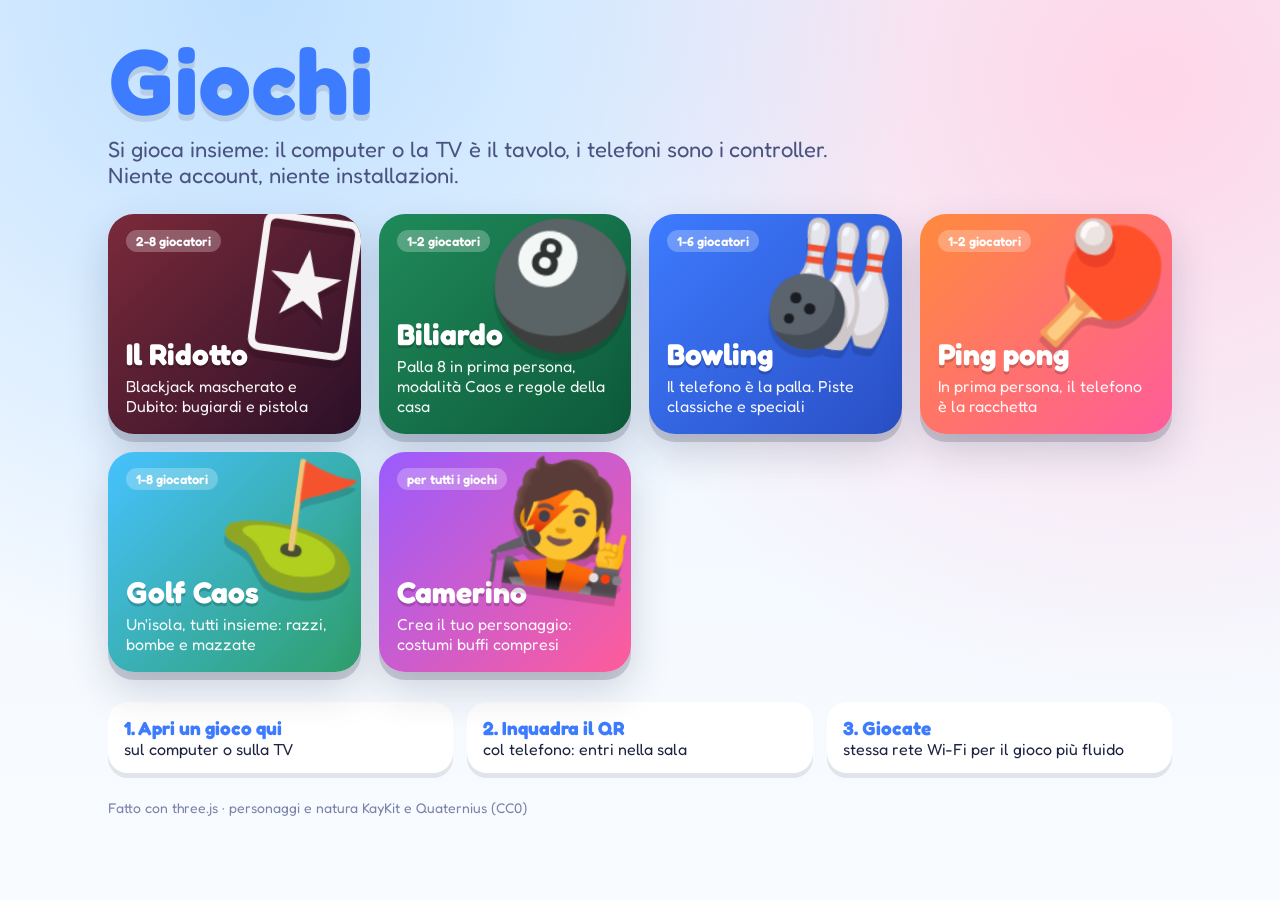
<file: index.html>
<!doctype html>
<html lang="it">
<head>
<meta charset="utf-8">
<meta name="viewport" content="width=device-width,initial-scale=1,viewport-fit=cover">
<meta name="theme-color" content="#3d7bff">
<title>Giochi</title>
<link rel="icon" href="favicon.svg" type="image/svg+xml">
<link rel="stylesheet" href="fonts.css">
<style>
:root{--blue:#3d7bff;--yel:#ffcf3a;--pink:#ff5c9a;--ink:#1d2340}
*{box-sizing:border-box}
html,body{margin:0;min-height:100%;font-family:"Fredoka",system-ui,sans-serif;color:var(--ink);background:radial-gradient(circle at 20% 0%,#bfe0ff,transparent 50%),radial-gradient(circle at 90% 10%,#ffd6e8,transparent 45%),linear-gradient(#eef6ff,#f8fbff)}
.wrap{max-width:1100px;margin:0 auto;padding:max(24px,env(safe-area-inset-top)) 18px 40px}
h1{font-size:clamp(48px,9vw,92px);margin:10px 0 0;line-height:1;color:var(--blue);letter-spacing:1px;text-shadow:0 6px 0 rgba(29,35,64,.12)}
.sub{font-size:clamp(17px,2.4vw,22px);color:#4a5280;margin:10px 0 26px;max-width:720px}
.grid{display:grid;grid-template-columns:repeat(auto-fill,minmax(250px,1fr));gap:18px}
.card{position:relative;display:flex;flex-direction:column;justify-content:flex-end;min-height:220px;padding:18px;border-radius:26px;color:#fff;text-decoration:none;overflow:hidden;box-shadow:0 8px 0 rgba(29,35,64,.18),0 18px 40px rgba(29,35,64,.18);transition:transform .15s}
.card:hover{transform:translateY(-4px) rotate(-.5deg)}
.card .em{position:absolute;right:-6px;top:-10px;font-size:120px;filter:drop-shadow(0 8px 0 rgba(0,0,0,.15));transform:rotate(8deg)}
.card b{font-size:30px;line-height:1.05;text-shadow:0 3px 0 rgba(0,0,0,.18)}
.card span{font-size:16px;opacity:.95;margin-top:6px}
.card i{font-style:normal;position:absolute;left:18px;top:16px;background:rgba(255,255,255,.25);border-radius:999px;padding:3px 10px;font-size:13px;font-weight:600}
.c1{background:linear-gradient(135deg,#7b2a3a,#2b1028)}
.c2{background:linear-gradient(135deg,#1f8a5a,#0d5a3a)}
.c3{background:linear-gradient(135deg,#3d7bff,#2a4fc4)}
.c4{background:linear-gradient(135deg,#ff8a3d,#ff5c9a)}
.c5{background:linear-gradient(135deg,#46c2ff,#2e9e6a)}
.c6{background:linear-gradient(135deg,#9a5cff,#ff5c9a)}
.how{margin-top:30px;display:grid;grid-template-columns:repeat(auto-fit,minmax(220px,1fr));gap:14px}
.how div{background:#fff;border-radius:20px;padding:14px 16px;box-shadow:0 5px 0 rgba(29,35,64,.1)}
.how b{display:block;font-size:19px;color:var(--blue)}
footer{margin-top:26px;color:#7a82a8;font-size:14px}
</style>
</head>
<body>
<div class="wrap">
  <h1>Giochi</h1>
  <p class="sub">Si gioca insieme: il computer o la TV è il tavolo, i telefoni sono i controller. Niente account, niente installazioni.</p>
  <div class="grid">
    <a class="card c1" href="ridotto.html"><i>2-8 giocatori</i><span class="em">🃏</span><b>Il Ridotto</b><span>Blackjack mascherato e Dubito: bugiardi e pistola</span></a>
    <a class="card c2" href="biliardo.html"><i>1-2 giocatori</i><span class="em">🎱</span><b>Biliardo</b><span>Palla 8 in prima persona, modalità Caos e regole della casa</span></a>
    <a class="card c3" href="bowling.html"><i>1-6 giocatori</i><span class="em">🎳</span><b>Bowling</b><span>Il telefono è la palla. Piste classiche e speciali</span></a>
    <a class="card c4" href="pingpong.html"><i>1-2 giocatori</i><span class="em">🏓</span><b>Ping pong</b><span>In prima persona, il telefono è la racchetta</span></a>
    <a class="card c5" href="golf.html"><i>1-8 giocatori</i><span class="em">⛳</span><b>Golf Caos</b><span>Un'isola, tutti insieme: razzi, bombe e mazzate</span></a>
    <a class="card c6" href="avatar.html"><i>per tutti i giochi</i><span class="em">🧑‍🎤</span><b>Camerino</b><span>Crea il tuo personaggio: costumi buffi compresi</span></a>
  </div>
  <div class="how">
    <div><b>1. Apri un gioco qui</b>sul computer o sulla TV</div>
    <div><b>2. Inquadra il QR</b>col telefono: entri nella sala</div>
    <div><b>3. Giocate</b>stessa rete Wi-Fi per il gioco più fluido</div>
  </div>
  <footer>Fatto con three.js · personaggi e natura KayKit e Quaternius (CC0)</footer>
</div>
</body>
</html>
</file>
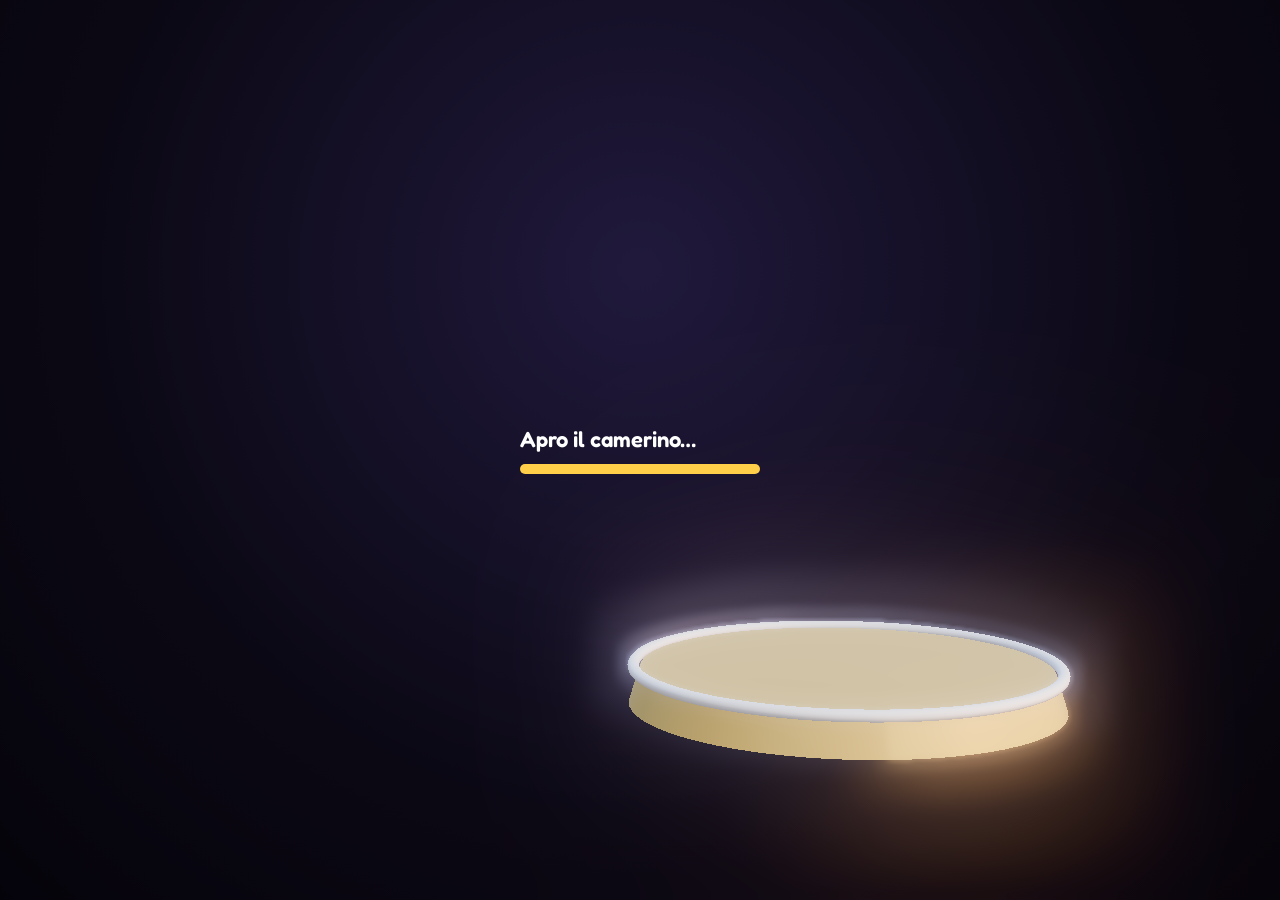
<file: avatar.html>
<!doctype html>
<html lang="it">
<head>
<meta charset="utf-8">
<meta name="viewport" content="width=device-width,initial-scale=1,maximum-scale=1,user-scalable=no,viewport-fit=cover">
<meta name="theme-color" content="#1b1430">
<title>Camerino · il tuo personaggio</title>
<link rel="icon" href="favicon.svg" type="image/svg+xml">
<link rel="stylesheet" href="fonts.css">
<style>
:root{--ink:#fff;--pri:#ffcf4a;--acc:#7b5cff;--bg1:#2a1f4f;--bg2:#120c24}
*{box-sizing:border-box;-webkit-tap-highlight-color:transparent}
html,body{margin:0;height:100%;overflow:hidden;background:radial-gradient(ellipse at 50% 30%,#4a3a8a,#1b1430 60%,#0c0818);color:var(--ink);font-family:"Fredoka",system-ui,sans-serif;touch-action:none;user-select:none;-webkit-user-select:none}
canvas#gl{position:fixed;inset:0;width:100%;height:100%}
button{font:inherit;color:inherit;cursor:pointer;border:none}
.hide{display:none!important}
#top{position:fixed;top:max(12px,env(safe-area-inset-top));left:50%;transform:translateX(-50%);display:flex;gap:10px;align-items:center}
#top h1{margin:0;font-size:26px;font-weight:700;letter-spacing:.5px;text-shadow:0 3px 0 rgba(0,0,0,.25)}
#name{font:inherit;font-size:20px;font-weight:600;color:#2a1f4f;background:#fff;border:none;border-radius:999px;padding:8px 16px;width:200px;text-align:center;box-shadow:0 4px 0 rgba(0,0,0,.25)}
#panel{position:fixed;left:max(14px,env(safe-area-inset-left));top:50%;transform:translateY(-50%);width:min(340px,44vw);background:rgba(255,255,255,.1);backdrop-filter:blur(10px);-webkit-backdrop-filter:blur(10px);border:1px solid rgba(255,255,255,.18);border-radius:22px;padding:12px}
#tabs{display:flex;flex-wrap:wrap;gap:6px;margin-bottom:10px}
.tab{padding:6px 12px;border-radius:999px;background:rgba(255,255,255,.12);font-weight:500;font-size:15px}
.tab.sel{background:var(--pri);color:#2a1f4f;font-weight:700}
#opts{display:grid;grid-template-columns:repeat(auto-fill,minmax(96px,1fr));gap:8px;max-height:50vh;overflow:auto;padding:2px}
.opt{padding:10px 8px;border-radius:14px;background:rgba(255,255,255,.14);font-size:15px;font-weight:500;min-height:46px;box-shadow:0 3px 0 rgba(0,0,0,.2);transition:transform .1s}
.opt:active{transform:translateY(2px)}
.opt.sel{background:#fff;color:#2a1f4f;font-weight:700;box-shadow:0 3px 0 var(--pri),0 0 0 3px var(--pri)}
.sw{height:46px;border-radius:14px}
#anims{position:fixed;bottom:max(14px,env(safe-area-inset-bottom));left:50%;transform:translateX(-50%);display:flex;gap:8px;flex-wrap:wrap;justify-content:center}
.an{padding:9px 16px;border-radius:999px;background:rgba(255,255,255,.14);font-weight:600;box-shadow:0 3px 0 rgba(0,0,0,.25)}
#right{position:fixed;right:max(14px,env(safe-area-inset-right));top:50%;transform:translateY(-50%);display:flex;flex-direction:column;gap:10px}
.big{padding:14px 22px;border-radius:18px;font-size:20px;font-weight:700;box-shadow:0 5px 0 rgba(0,0,0,.3)}
.big.y{background:var(--pri);color:#2a1f4f}.big.v{background:var(--acc)}
.big:active{transform:translateY(3px);box-shadow:0 2px 0 rgba(0,0,0,.3)}
#load{position:fixed;inset:0;display:grid;place-items:center;font-size:22px;font-weight:600}
#load i{display:block;width:240px;height:10px;border-radius:5px;background:rgba(255,255,255,.15);margin-top:12px;overflow:hidden}
#load b{display:block;height:100%;width:0;background:var(--pri);transition:width .2s}
#toast{position:fixed;left:50%;top:80px;transform:translateX(-50%);background:#fff;color:#2a1f4f;font-weight:700;padding:8px 18px;border-radius:999px;opacity:0;transition:opacity .3s}
#toast.show{opacity:1}
@media (max-width:700px){#panel{left:8px;right:8px;width:auto;top:auto;bottom:max(70px,calc(env(safe-area-inset-bottom) + 64px));transform:none}#opts{max-height:24vh;grid-template-columns:repeat(auto-fill,minmax(84px,1fr))}#right{top:max(64px,calc(env(safe-area-inset-top) + 58px));transform:none;flex-direction:row;right:8px}.big{padding:8px 14px;font-size:16px}#top h1{display:none}#anims{gap:5px;top:max(112px,calc(env(safe-area-inset-top) + 106px));bottom:auto;left:8px;right:8px;transform:none;flex-wrap:nowrap;overflow-x:auto;justify-content:flex-start}.an{padding:6px 10px;font-size:14px;white-space:nowrap;flex:none}#panel{bottom:max(10px,env(safe-area-inset-bottom))}#opts{max-height:22vh}}
</style>
</head>
<body>
<canvas id="gl"></canvas>
<div id="load"><div>Apro il camerino…<i><b id="bar"></b></i></div></div>
<div id="ui" class="hide">
  <div id="top"><h1>Il tuo personaggio</h1><input id="name" maxlength="14" placeholder="Nome"></div>
  <div id="panel"><div id="tabs"></div><div id="opts"></div></div>
  <div id="right"><button class="big v" id="rnd">🎲 A caso</button><button class="big y" id="save">✓ Salva</button><a class="big v" id="back" href="./" style="text-decoration:none;text-align:center">← Giochi</a></div>
  <div id="anims"></div>
</div>
<div id="toast"></div>
<script type="importmap">{"imports":{"three":"./vendor/three.module.js","three/addons/":"./vendor/jsm/"}}</script>
<script type="module" src="avatar/camerino.js?v=202611240213"></script>
</body>
</html>
</file>
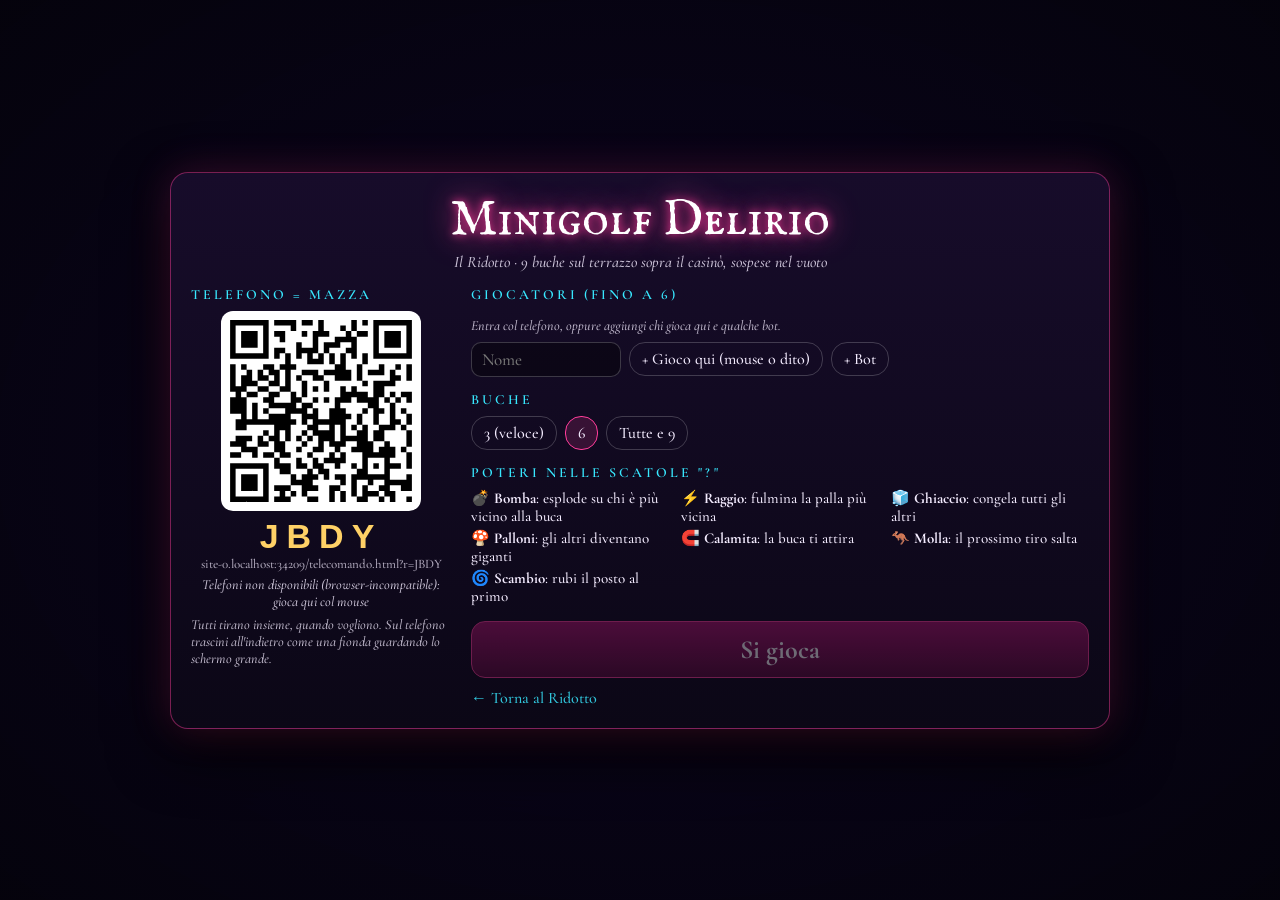
<file: minigolf.html>
<!doctype html>
<html lang="it">
<head>
<meta charset="utf-8">
<meta name="viewport" content="width=device-width,initial-scale=1,maximum-scale=1,user-scalable=no,viewport-fit=cover">
<meta name="theme-color" content="#0b0618">
<title>Minigolf Delirio · Il Ridotto</title>
<link rel="icon" href="favicon.svg" type="image/svg+xml">
<link rel="stylesheet" href="fonts.css">
<style>
:root{--neon:#ff3d9a;--cyan:#38e8ff;--ink:#f4ecff;--bg:#0b0618;--gold:#ffd166}
*{box-sizing:border-box;-webkit-tap-highlight-color:transparent}
html,body{margin:0;height:100%;background:var(--bg);color:var(--ink);font-family:"Cormorant Garamond",Georgia,serif;overflow:hidden;touch-action:none;user-select:none;-webkit-user-select:none}
canvas#gl{position:fixed;inset:0;width:100%;height:100%}
button{font:inherit;color:inherit;cursor:pointer}
.hide{display:none!important}
#hud{position:fixed;inset:0;pointer-events:none}
#title{position:absolute;top:max(10px,env(safe-area-inset-top));left:50%;transform:translateX(-50%);text-align:center;padding:5px 18px;border-radius:18px;background:rgba(12,6,24,.7);border:1px solid rgba(255,61,154,.4)}
#title b{display:block;font-size:21px}#title span{font-size:14px;opacity:.8;font-style:italic}
#timer{position:absolute;top:max(70px,calc(env(safe-area-inset-top) + 64px));left:50%;transform:translateX(-50%);font:700 22px Arial,sans-serif;color:var(--gold)}
#side{position:absolute;left:max(10px,env(safe-area-inset-left));top:max(10px,env(safe-area-inset-top));display:flex;flex-direction:column;gap:4px}
.sp{padding:3px 10px;border-radius:12px;background:rgba(12,6,24,.7);border-left:4px solid;font-size:16px}
.sp span{opacity:.8;font-style:italic}.sp em{font-style:normal}
#scores{position:absolute;right:max(10px,env(safe-area-inset-right));bottom:max(10px,env(safe-area-inset-bottom));background:rgba(12,6,24,.8);border:1px solid rgba(56,232,255,.3);border-radius:12px;padding:6px 8px;font:12px Arial,sans-serif;transition:.3s;transform-origin:bottom right}
#scores.full{transform:scale(1.6)}
#scores td,#scores th{padding:1px 5px;text-align:center}#scores th.cur{color:var(--gold)}#scores .nm{text-align:left;font-weight:700}#scores .tot{color:var(--gold);font-weight:700}#scores .par td{opacity:.6}
#big{position:absolute;left:50%;top:40%;transform:translate(-50%,-50%) scale(.6);text-align:center;font-family:"IM Fell English SC",serif;font-size:min(13vw,96px);opacity:0;transition:opacity .25s,transform .35s cubic-bezier(.2,1.6,.4,1);text-shadow:0 0 12px var(--neon),0 0 34px var(--neon);white-space:nowrap;line-height:1}
#big small{display:block;font-size:.45em;color:var(--gold);text-shadow:0 2px 10px #000}
#big.show{opacity:1;transform:translate(-50%,-50%) scale(1)}
#toasts{position:absolute;left:50%;bottom:max(14px,env(safe-area-inset-bottom));transform:translateX(-50%);display:flex;flex-direction:column-reverse;gap:6px;align-items:center}
.toast{padding:5px 14px;border-radius:14px;background:rgba(12,6,24,.85);border:1px solid;font-size:17px;animation:tin .25s}
@keyframes tin{from{opacity:0;transform:translateY(10px)}}
#useBtn{position:absolute;left:50%;bottom:max(70px,calc(env(safe-area-inset-bottom) + 64px));transform:translateX(-50%);pointer-events:auto;padding:10px 22px;border-radius:22px;border:1px solid var(--gold);background:rgba(60,30,8,.9);font-size:20px}
#menuBtn{position:absolute;top:max(10px,env(safe-area-inset-top));right:max(10px,env(safe-area-inset-right));pointer-events:auto;width:40px;height:40px;border-radius:50%;border:1px solid rgba(255,255,255,.3);background:rgba(12,6,24,.7)}
#help{position:absolute;right:max(60px,calc(env(safe-area-inset-right) + 56px));top:max(14px,env(safe-area-inset-top));font-size:14px;opacity:.75;font-style:italic;max-width:38vw;text-align:right}
.ov{position:fixed;inset:0;display:flex;align-items:center;justify-content:center;background:radial-gradient(ellipse at center,rgba(20,8,40,.55),rgba(5,3,12,.92));overflow:auto;padding:14px}
.card{width:min(940px,97vw);max-height:95vh;overflow:auto;background:linear-gradient(#170c2a,#0b0716);border:1px solid rgba(255,61,154,.45);border-radius:18px;padding:16px 20px 20px;box-shadow:0 0 40px rgba(255,61,154,.2),0 20px 60px #000}
.card h1{margin:0;text-align:center;font-family:"IM Fell English SC",serif;font-weight:400;font-size:50px;color:#fff;text-shadow:0 0 10px var(--neon),0 0 30px var(--neon)}
.card .tag{text-align:center;font-style:italic;opacity:.8}
.card h2{margin:14px 0 8px;font-size:14px;letter-spacing:3px;text-transform:uppercase;color:var(--cyan);font-weight:600}
.grid{display:grid;grid-template-columns:260px 1fr;gap:20px}
@media (max-width:700px){.grid{grid-template-columns:1fr}.card h1{font-size:36px}#help{display:none}}
.qr{background:#fff;border-radius:12px;padding:8px;width:200px;height:200px;margin:0 auto}.qr svg{width:100%;height:100%}
.code{text-align:center;font:700 34px Arial,sans-serif;letter-spacing:8px;margin-top:6px;color:var(--gold)}
.url{text-align:center;font-size:13px;opacity:.7;word-break:break-all}
.net{text-align:center;font-size:14px;opacity:.8;font-style:italic;margin-top:4px}
.plist{display:flex;flex-direction:column;gap:6px}
.pp{display:flex;align-items:center;gap:10px;padding:6px 10px;border-radius:12px;background:rgba(255,255,255,.04);border:1px solid rgba(255,255,255,.1)}
.pp .dot{width:22px;height:22px;border-radius:50%}.pp b{font-size:19px;flex:1}.pp small{opacity:.7;font-style:italic}.pp button{border:none;background:none;font-size:18px;opacity:.6}
.row{display:flex;gap:8px;flex-wrap:wrap;align-items:center}
.chip{padding:6px 12px;border-radius:16px;border:1px solid rgba(255,255,255,.2);background:none;font-size:16px}
.chip.sel{border-color:var(--neon);background:rgba(255,61,154,.16)}
.go{display:block;width:100%;margin-top:16px;padding:12px;border-radius:14px;border:1px solid var(--neon);background:linear-gradient(#a8146a,#5a0a3a);font-size:26px;font-weight:700;color:#fff}
.go:disabled{opacity:.4}
.note{font-size:14px;opacity:.75;font-style:italic;margin:6px 0 0}
.pw{display:grid;grid-template-columns:repeat(auto-fill,minmax(190px,1fr));gap:4px 12px;font-size:15px}
a.back{color:var(--cyan);opacity:.85;text-decoration:none;display:inline-block;margin-top:10px}
input.nmi{font:inherit;font-size:17px;color:var(--ink);background:rgba(0,0,0,.35);border:1px solid rgba(255,255,255,.2);border-radius:10px;padding:6px 10px;width:150px}
.final{font-size:21px;text-align:center}.final .w{font-size:34px;color:var(--gold)}
</style>
</head>
<body>
<canvas id="gl"></canvas>
<div id="hud" class="hide">
  <div id="title"><b id="holeName">-</b><span id="holePar"></span></div>
  <div id="timer" class="hide"></div>
  <div id="side"></div>
  <div id="help">Trascina all'indietro come una fionda e lascia. Spazio o E per usare il potere.</div>
  <div id="scores"></div>
  <div id="big"></div>
  <div id="toasts"></div>
  <button id="useBtn" class="hide">Usa</button>
  <button id="menuBtn">☰</button>
</div>

<div class="ov" id="lobby">
  <div class="card">
    <h1>Minigolf Delirio</h1>
    <div class="tag">Il Ridotto · 9 buche sul terrazzo sopra il casinò, sospese nel vuoto</div>
    <div class="grid">
      <div>
        <h2>Telefono = mazza</h2>
        <div class="qr" id="qr"></div>
        <div class="code" id="code"></div>
        <div class="url" id="url"></div>
        <div class="net" id="net">Apro la sala…</div>
        <p class="note">Tutti tirano insieme, quando vogliono. Sul telefono trascini all'indietro come una fionda guardando lo schermo grande.</p>
      </div>
      <div>
        <h2>Giocatori (fino a 6)</h2>
        <div class="plist" id="plist"></div>
        <div class="row" style="margin-top:8px">
          <input class="nmi" id="localName" maxlength="14" placeholder="Nome">
          <button class="chip" id="addLocal">+ Gioco qui (mouse o dito)</button>
          <button class="chip" id="addBot">+ Bot</button>
        </div>
        <h2>Buche</h2>
        <div class="row" id="nh"><button class="chip" data-n="3">3 (veloce)</button><button class="chip sel" data-n="6">6</button><button class="chip" data-n="9">Tutte e 9</button></div>
        <h2>Poteri nelle scatole "?"</h2>
        <div class="pw">
          <div>💣 <b>Bomba</b>: esplode su chi è più vicino alla buca</div>
          <div>⚡ <b>Raggio</b>: fulmina la palla più vicina</div>
          <div>🧊 <b>Ghiaccio</b>: congela tutti gli altri</div>
          <div>🍄 <b>Palloni</b>: gli altri diventano giganti</div>
          <div>🧲 <b>Calamita</b>: la buca ti attira</div>
          <div>🦘 <b>Molla</b>: il prossimo tiro salta</div>
          <div>🌀 <b>Scambio</b>: rubi il posto al primo</div>
        </div>
        <button class="go" id="start" disabled>Si gioca</button>
        <a class="back" href="./">← Torna al Ridotto</a>
      </div>
    </div>
  </div>
</div>

<div class="ov hide" id="end">
  <div class="card" style="width:min(560px,94vw)">
    <h1>Classifica</h1>
    <div class="final" id="final"></div>
    <button class="go" id="again">Rivincita</button>
    <button class="chip" id="toLobby" style="margin-top:10px">Torna alla sala</button>
  </div>
</div>

<script src="vendor/qrcode.js"></script>
<script src="vendor/peerjs.min.js"></script>
<script type="importmap">{"imports":{"three":"./vendor/three.module.js","three/addons/":"./vendor/jsm/","cannon-es":"./vendor/cannon-es.js"}}</script>
<script type="module" src="golf/game.js?v=202611240213"></script>
</body>
</html>
</file>
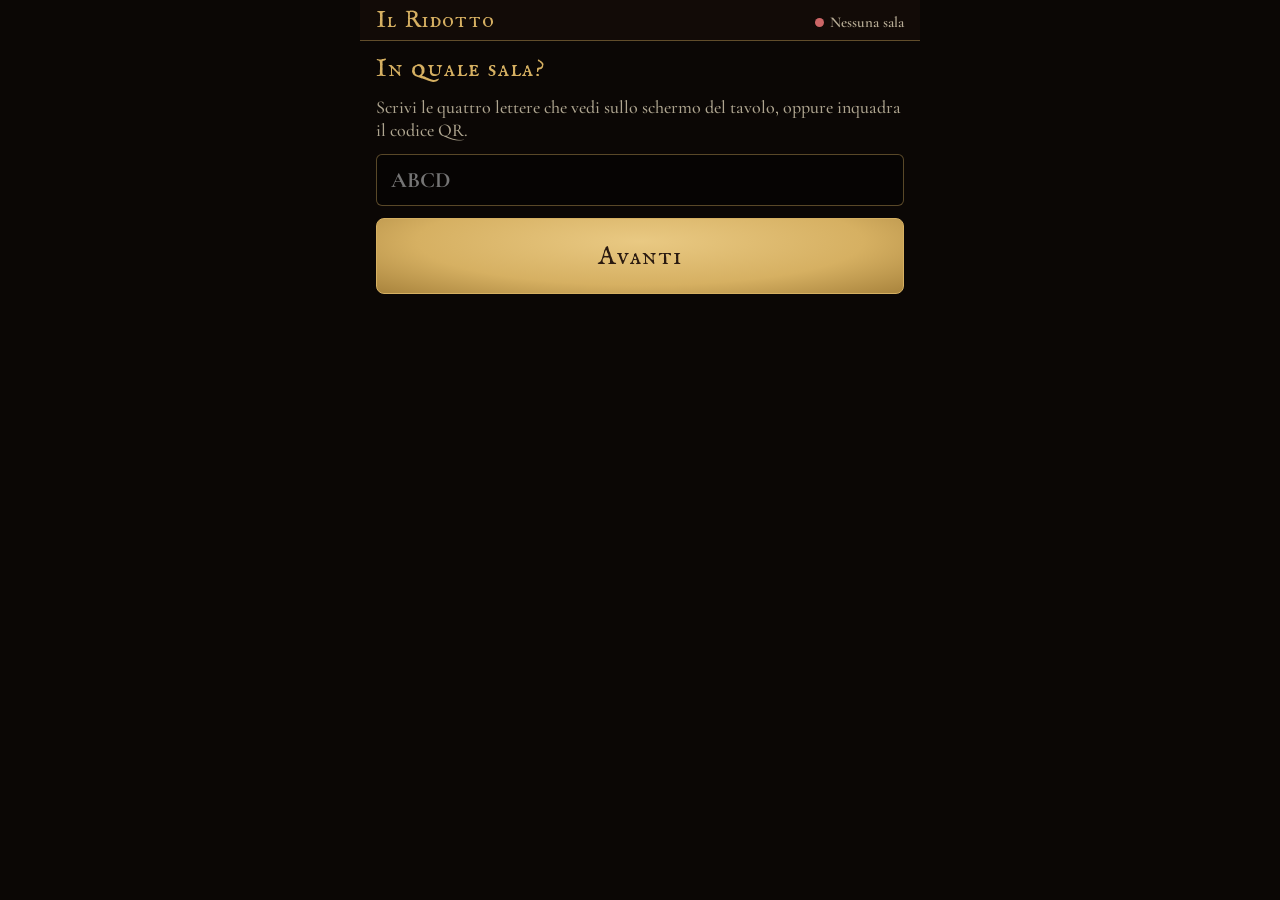
<file: play.html>
<!DOCTYPE html>
<html lang="it">
<head>
<meta charset="utf-8">
<meta name="viewport" content="width=device-width, initial-scale=1, maximum-scale=1, user-scalable=no">
<meta name="theme-color" content="#0b0705">
<title>Il Ridotto · il tuo posto</title>
<link rel="icon" href="favicon.svg" type="image/svg+xml">
<link rel="stylesheet" href="fonts.css">
<style>
/* Layout: una colonna a tutto schermo per il telefono; carta e ottone come il tavolo */
:root {
  --paper: #efe3c6; --paper-dark: #d8c7a0; --ink: #2a1a10; --gold: #d6b062; --wine: #7c1d22; --night: #0b0705; --green: #3d6b3a; --felt: #0d3a28;
  --line: rgba(214, 176, 98, .4); --display: "IM Fell English SC", Georgia, serif; --body: "Cormorant Garamond", Georgia, serif;
  color-scheme: dark;
}
* { box-sizing: border-box; -webkit-tap-highlight-color: transparent; }
html, body { margin: 0; height: 100%; background: var(--night); }
body { font-family: var(--body); color: var(--paper); font-size: 18px; line-height: 1.3; font-variant-numeric: lining-nums; overscroll-behavior: none; touch-action: manipulation; -webkit-user-select: none; user-select: none; }
button, input { font: inherit; color: inherit; }
button { cursor: pointer; border: 0; }
[hidden] { display: none !important; }
:focus-visible { outline: 2px solid var(--gold); outline-offset: 2px; }
#app { min-height: 100%; display: flex; flex-direction: column; max-width: 560px; margin: 0 auto; }
.top { display: flex; justify-content: space-between; align-items: baseline; gap: 10px; padding: 10px 16px 8px; border-bottom: 1px solid var(--line); background: #120b07; position: sticky; top: 0; z-index: 3; }
.top h1 { margin: 0; font: 400 22px/1 var(--display); color: var(--gold); letter-spacing: .06em; }
.top .r { font: 600 15px var(--body); color: rgba(239,227,198,.75); text-align: right; }
.dot { display: inline-block; width: 9px; height: 9px; border-radius: 50%; background: #c66; margin-right: 6px; } .dot.ok { background: #7fc77a; }
main { flex: 1; display: flex; flex-direction: column; gap: 12px; padding: 14px 16px calc(18px + env(safe-area-inset-bottom)); }
h2 { margin: 0; font: 400 26px/1.1 var(--display); color: var(--gold); letter-spacing: .04em; text-wrap: balance; }
h3 { margin: 0; font: 400 12px var(--display); letter-spacing: .16em; color: var(--gold); }
p { margin: 0; } .muted { color: rgba(239,227,198,.72); font-weight: 500; } .it { font-style: italic; font-weight: 600; }
.field { background: rgba(0,0,0,.4); border: 1px solid var(--line); border-radius: 6px; padding: 12px 14px; font: 700 22px var(--body); width: 100%; -webkit-user-select: text; user-select: text; }
.btn { background: rgba(255,255,255,.07); border: 1px solid var(--line); border-radius: 8px; padding: 12px 14px; font: 700 19px var(--body); min-height: 48px; }
.btn:active { transform: scale(.97); } .btn:disabled { opacity: .3; }
.btn.gold { background: radial-gradient(ellipse at 50% 30%, #e9c983, var(--gold) 60%, #a9843d); color: var(--ink); border-color: var(--gold); }
.btn.paper { background: radial-gradient(ellipse at 50% 30%, #f6ecd2, var(--paper) 55%, var(--paper-dark)); color: var(--ink); border-color: var(--paper-dark); }
.btn.red { background: radial-gradient(ellipse at 50% 30%, #a8343a, var(--wine) 60%, #4d1014); border-color: #b9444a; }
.btn.on { background: var(--gold); color: var(--ink); border-color: var(--gold); }
.btn.big { font: 400 26px var(--display); letter-spacing: .04em; min-height: 76px; }
.btn.big small { display: block; font: italic 600 15px var(--body); letter-spacing: 0; opacity: .8; }
.btn.hint { box-shadow: 0 0 0 3px var(--gold), 0 0 22px rgba(214,176,98,.6); }
.row { display: flex; gap: 8px; flex-wrap: wrap; } .row > * { flex: 1 1 0; }
.grid2 { display: grid; grid-template-columns: 1fr 1fr; gap: 10px; }
.panel { background: rgba(255,255,255,.04); border: 1px solid rgba(214,176,98,.22); border-radius: 8px; padding: 10px 12px; display: grid; gap: 8px; }
/* editor */
#stage { height: 36vh; min-height: 210px; border-radius: 8px; background: radial-gradient(ellipse at 50% 35%, #2a1a12, #0b0705 75%); border: 1px solid var(--line); position: relative; overflow: hidden; }
#stage canvas { width: 100%; height: 100%; display: block; }
#stage .who { position: absolute; left: 0; right: 0; bottom: 6px; text-align: center; font: 400 20px var(--display); letter-spacing: .08em; text-shadow: 0 2px 6px #000; pointer-events: none; }
.tabs { display: flex; gap: 6px; overflow-x: auto; scrollbar-width: none; } .tabs::-webkit-scrollbar { display: none; }
.tabs button { flex: none; background: transparent; border: 1px solid var(--line); border-radius: 999px; padding: 7px 14px; font: 700 17px var(--body); }
.tabs button[aria-selected="true"] { background: var(--gold); color: var(--ink); }
.opts { display: grid; grid-template-columns: repeat(auto-fill, minmax(104px, 1fr)); gap: 7px; }
.opts button { background: rgba(255,255,255,.06); border: 1px solid rgba(214,176,98,.3); border-radius: 8px; padding: 9px 6px; font: 700 16px/1.1 var(--body); min-height: 46px; }
.opts button[aria-pressed="true"] { background: var(--paper); color: var(--ink); border-color: var(--paper); }
.sw { display: flex; gap: 8px; flex-wrap: wrap; }
.sw button { width: 38px; height: 38px; border-radius: 50%; border: 2px solid rgba(255,255,255,.25); background: var(--c); }
.sw button[aria-pressed="true"] { border-color: var(--gold); box-shadow: 0 0 0 3px var(--gold); }
/* gioco */
.me { display: flex; justify-content: space-between; align-items: baseline; }
.me .chips { font: 700 30px/1 var(--body); color: var(--gold); } .me .chips small { font: 400 12px var(--display); letter-spacing: .14em; color: rgba(239,227,198,.7); margin-left: 6px; }
.status { font: italic 600 18px/1.25 var(--body); text-align: center; min-height: 23px; text-wrap: balance; }
.felt { background: radial-gradient(ellipse at 50% 30%, #145a3c, var(--felt) 70%); border: 1px solid rgba(214,176,98,.45); border-radius: 10px; padding: 10px 12px; display: grid; gap: 10px; }
.line { display: flex; align-items: center; gap: 10px; flex-wrap: wrap; }
.line .lbl { font: 400 11px var(--display); letter-spacing: .14em; color: rgba(239,227,198,.8); width: 54px; flex: none; }
.cards { display: flex; }
.cd { width: 40px; height: 56px; border-radius: 5px; background: #f6edd6; color: #1d140e; margin-right: -12px; box-shadow: 0 2px 5px rgba(0,0,0,.5); border: 1px solid #cdbf9c; display: grid; place-items: center; font: 700 21px/1 var(--body); text-align: center; position: relative; }
.cd small { display: block; font-size: 17px; line-height: .9; } .cd.r { color: #a3201c; }
.cd.back { background: repeating-linear-gradient(45deg, #6c1519 0 5px, #7f1e22 5px 10px); border: 2px solid #f6edd6; }
.cards .cd:last-child { margin-right: 0; }
.tot { background: var(--paper); color: var(--ink); font: 700 18px var(--body); padding: 1px 10px; border-radius: 4px; }
.tot.bust { background: var(--wine); color: var(--paper); } .tot.win { background: var(--green); color: #f2ecd8; } .tot.gold { background: var(--gold); }
.hand { display: flex; align-items: center; gap: 10px; flex-wrap: wrap; padding: 4px 6px; border-radius: 8px; } .hand.active { background: rgba(214,176,98,.18); box-shadow: inset 0 0 0 1px var(--gold); }
.hand .st { font: 600 15px var(--body); color: rgba(239,227,198,.85); }
.timer { height: 5px; border-radius: 3px; background: rgba(255,255,255,.12); overflow: hidden; } .timer i { display: block; height: 100%; background: var(--gold); transform-origin: left; animation: tm linear forwards; }
@keyframes tm { from { transform: scaleX(1); } to { transform: scaleX(0); } }
.betnum { text-align: center; font: 700 54px/1 var(--body); color: var(--paper); } .betnum small { display: block; font: 400 12px var(--display); letter-spacing: .16em; color: rgba(239,227,198,.7); margin-bottom: 2px; }
.chiprow { display: flex; justify-content: center; gap: 12px; }
.chip { width: 64px; height: 64px; border-radius: 50%; font: 700 19px var(--body); color: #fff; position: relative;
  background: conic-gradient(var(--c) 0 9%, #f4ead0 9% 14%, var(--c) 14% 34%, #f4ead0 34% 39%, var(--c) 39% 59%, #f4ead0 59% 64%, var(--c) 64% 84%, #f4ead0 84% 89%, var(--c) 89%); box-shadow: 0 5px 0 rgba(0,0,0,.5); }
.chip::before { content: ""; position: absolute; inset: 10px; border-radius: 50%; background: var(--c); border: 2px dashed rgba(244,234,208,.7); } .chip span { position: relative; }
.chip:active { transform: translateY(3px); box-shadow: 0 2px 0 rgba(0,0,0,.5); } .chip:disabled { opacity: .3; }
.seg { display: flex; gap: 6px; } .seg button { flex: 1; background: rgba(0,0,0,.35); border: 1px solid var(--line); border-radius: 6px; padding: 8px 4px; font: 700 17px var(--body); min-height: 42px; } .seg button[aria-pressed="true"] { background: var(--gold); color: var(--ink); }
.phr { display: flex; gap: 6px; overflow-x: auto; scrollbar-width: none; padding-bottom: 2px; } .phr::-webkit-scrollbar { display: none; }
.phr button { flex: none; background: rgba(239,227,198,.92); color: var(--ink); border-radius: 14px; padding: 7px 12px; font: italic 700 16px var(--body); }
.pact { background: radial-gradient(ellipse at 50% 20%, #7a0f0f, #1a0404 80%); border: 1px solid #ff5a3a; border-radius: 10px; padding: 16px 14px; display: grid; gap: 12px; text-align: center; box-shadow: 0 0 30px rgba(255,60,30,.35); }
.pact h2 { color: #ffd23f; }
.rank { display: grid; gap: 2px; } .rank div { display: grid; grid-template-columns: 30px 1fr auto; gap: 8px; padding: 6px 4px; border-bottom: 1px solid rgba(214,176,98,.2); font: 700 20px var(--body); } .rank div.me { color: var(--gold); } .rank b { color: var(--gold); }
.handrow { display: flex; gap: 6px; justify-content: center; flex-wrap: wrap; } .cdb { background: none; padding: 0; transition: transform .12s; } .cdb .cd { width: 58px; height: 82px; font-size: 28px; margin: 0; } .cdb .cd small { font-size: 22px; } .cdb.sel { transform: translateY(-12px); } .cdb.sel .cd { box-shadow: 0 0 0 3px var(--gold), 0 6px 12px rgba(0,0,0,.6); } .cdb:disabled { opacity: .85; }
.spacer { flex: 1; }
.tags { display: flex; flex-wrap: wrap; gap: 5px; } .tags span { font: 400 11px var(--display); letter-spacing: .1em; padding: 2px 8px; border: 1px solid var(--line); border-radius: 999px; color: var(--gold); }
</style>
<script type="importmap">{"imports":{"three":"./vendor/three.module.js"}}</script>
</head>
<body>
<div id="app">
  <div class="top"><h1>Il Ridotto</h1><div class="r"><span class="dot" id="dot"></span><span id="conn">Mi collego…</span></div></div>
  <main id="main"></main>
</div>
<script src="vendor/peerjs.min.js"></script>
<script type="module" src="play.js?v=202611240213"></script>
</body>
</html>
</file>
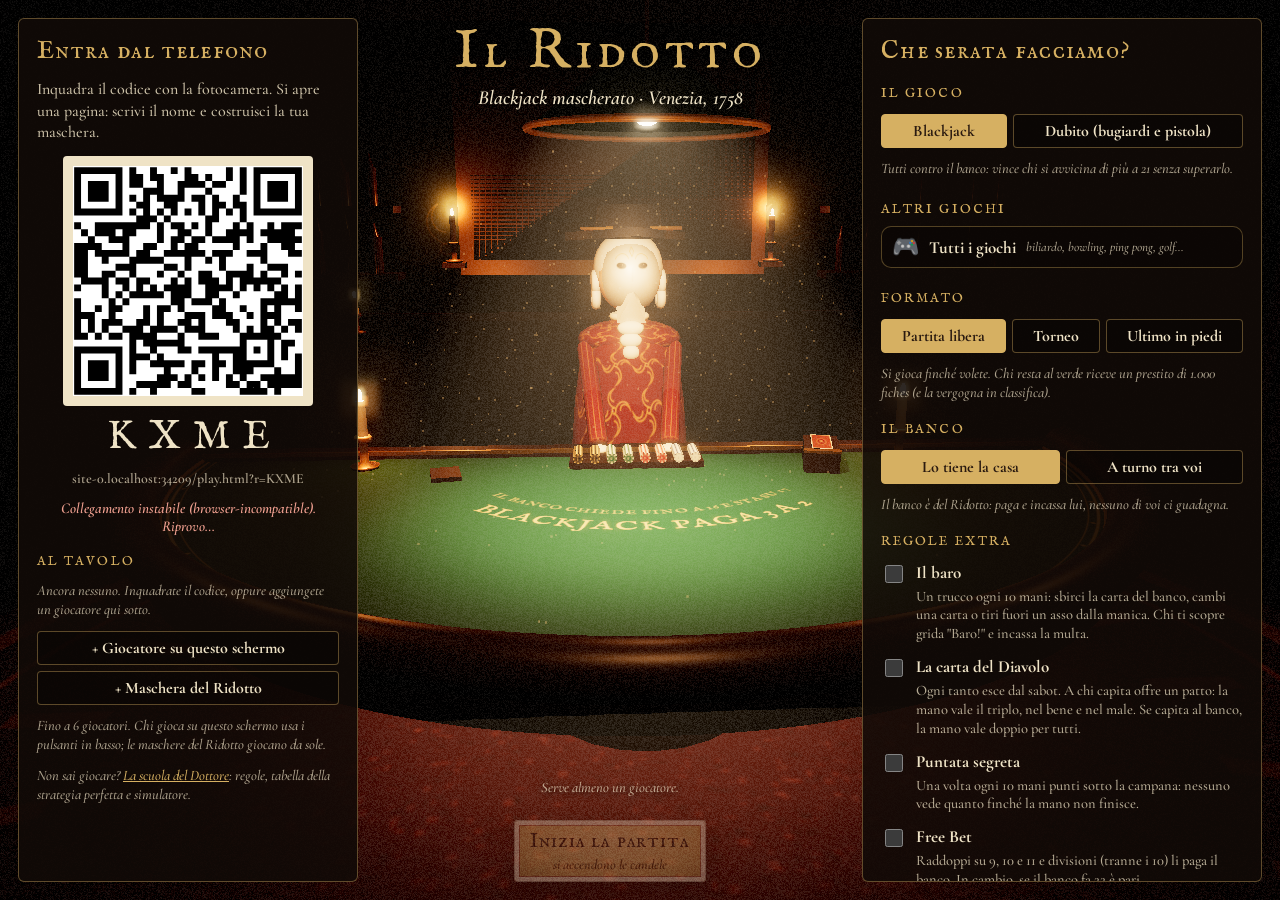
<file: ridotto.html>
<!DOCTYPE html>
<html lang="it">
<head>
<meta charset="utf-8">
<meta name="viewport" content="width=device-width, initial-scale=1">
<title>Il Ridotto</title>
<link rel="icon" href="favicon.svg" type="image/svg+xml">
<link rel="stylesheet" href="fonts.css">
<style>
/* Layout: scena 3D a tutto schermo; sopra, interfaccia di carta stampata e ottone */
:root {
  --paper: #efe3c6; --paper-dark: #d8c7a0; --ink: #2a1a10; --gold: #d6b062; --wine: #7c1d22; --night: #0b0705; --green: #3d6b3a;
  --panel: rgba(18, 11, 7, .88); --line: rgba(214, 176, 98, .4);
  --display: "IM Fell English SC", "Cormorant Garamond", Georgia, serif; --body: "Cormorant Garamond", Georgia, serif;
  color-scheme: dark;
}
* { box-sizing: border-box; }
html, body { margin: 0; height: 100%; background: var(--night); overflow: hidden; }
body { font-family: var(--body); color: var(--paper); -webkit-font-smoothing: antialiased; font-variant-numeric: lining-nums; }
canvas#gl { position: fixed; inset: 0; width: 100%; height: 100%; display: block; }
button, input, select { font: inherit; color: inherit; }
button { cursor: pointer; }
:focus-visible { outline: 2px solid var(--gold); outline-offset: 3px; }
[hidden] { display: none !important; }

.hud { position: fixed; inset: 0; pointer-events: none; }
.hud > * { pointer-events: auto; }
.brand { position: absolute; left: 24px; top: 18px; pointer-events: none; max-width: 30vw; }
.brand h1 { margin: 0; font: 400 32px/1 var(--display); color: var(--gold); letter-spacing: .06em; text-shadow: 0 2px 12px rgba(0,0,0,.8); }
.brand p { margin: 6px 0 0; font: italic 600 16px var(--body); color: rgba(239,227,198,.8); text-shadow: 0 1px 6px #000; }
.rules { display: flex; flex-wrap: wrap; gap: 5px; margin-top: 8px; }
.rules span { font: 400 11px var(--display); letter-spacing: .1em; padding: 2px 8px; border: 1px solid var(--line); border-radius: 999px; background: rgba(0,0,0,.45); color: var(--gold); }
.board { position: absolute; right: 20px; top: 16px; min-width: 210px; padding: 10px 14px; background: var(--panel); border: 1px solid var(--line); border-radius: 4px; pointer-events: none; }
.board h4 { margin: 0 0 4px; font: 400 12px var(--display); letter-spacing: .16em; color: var(--gold); }
.board .row { display: flex; justify-content: space-between; gap: 14px; font: 600 17px/1.5 var(--body); }
.board .row b { color: var(--gold); font-weight: 700; font-variant-numeric: lining-nums tabular-nums; }
.board .row.out { opacity: .45; text-decoration: line-through; }
.board .row.turn span:first-child { color: var(--gold); }
.board small { font: 400 10px var(--display); letter-spacing: .1em; color: var(--paper); border: 1px solid var(--line); border-radius: 3px; padding: 0 4px; margin-left: 6px; vertical-align: 2px; }
.board small.bank { background: var(--gold); color: var(--ink); border-color: var(--gold); }
.status { position: absolute; left: 50%; top: 20px; transform: translateX(-50%); max-width: min(560px, 38vw); text-align: center;
  font: italic 600 22px/1.3 var(--body); color: var(--paper); text-shadow: 0 2px 10px #000, 0 0 24px rgba(0,0,0,.9); pointer-events: none; text-wrap: balance; }
.bar { position: absolute; left: 50%; bottom: 20px; transform: translateX(-50%); display: flex; gap: 12px; align-items: end; flex-wrap: wrap; justify-content: center; width: max-content; max-width: calc(100vw - 32px); }
.bar .who { flex-basis: 100%; text-align: center; font: italic 700 20px var(--body); text-shadow: 0 2px 8px #000; }
.ticket { position: relative; min-width: 118px; padding: 11px 16px 9px; border: 0; text-align: center;
  background: radial-gradient(ellipse at 50% 30%, #f6ecd2, var(--paper) 55%, var(--paper-dark)); color: var(--ink); border-radius: 4px;
  box-shadow: 0 10px 24px rgba(0,0,0,.6), inset 0 0 0 1px rgba(42,26,16,.35), inset 0 0 0 5px var(--paper), inset 0 0 0 6px rgba(124,29,34,.55); transition: transform .15s ease; }
.ticket:hover:not(:disabled) { transform: translateY(-4px) rotate(-1deg); }
.ticket:disabled { opacity: .35; cursor: not-allowed; }
.ticket .t { display: block; font: 400 21px/1 var(--display); letter-spacing: .04em; }
.ticket .s { display: block; margin-top: 4px; font: italic 600 14px var(--body); color: #6b4a2c; }
.ticket.hint { box-shadow: 0 0 0 3px var(--gold), 0 0 30px rgba(214,176,98,.7), 0 10px 24px rgba(0,0,0,.6), inset 0 0 0 5px var(--paper), inset 0 0 0 6px rgba(124,29,34,.55); }
.ticket.main { background: radial-gradient(ellipse at 50% 30%, #e9c983, var(--gold) 60%, #a9843d); } .ticket.main .s { color: #4a3210; }
.ticket.red { background: radial-gradient(ellipse at 50% 30%, #a8343a, var(--wine) 60%, #4d1014); color: var(--paper); } .ticket.red .s { color: #e7c2a0; }
.ticket.small { min-width: 0; padding: 8px 12px 7px; } .ticket.small .t { font-size: 15px; } .ticket.small .s { font-size: 13px; margin-top: 2px; }
.chipbtn { width: 58px; height: 58px; border-radius: 50%; border: 0; font: 700 16px var(--body); color: #fff;
  background: conic-gradient(var(--c) 0 9%, #f4ead0 9% 14%, var(--c) 14% 34%, #f4ead0 34% 39%, var(--c) 39% 59%, #f4ead0 59% 64%, var(--c) 64% 84%, #f4ead0 84% 89%, var(--c) 89%);
  box-shadow: 0 6px 0 rgba(0,0,0,.45), 0 10px 18px rgba(0,0,0,.5); position: relative; transition: transform .15s; }
.chipbtn::before { content: ""; position: absolute; inset: 9px; border-radius: 50%; background: var(--c); border: 2px dashed rgba(244,234,208,.7); }
.chipbtn span { position: relative; }
.chipbtn:hover:not(:disabled) { transform: translateY(-5px); } .chipbtn:disabled { opacity: .3; cursor: not-allowed; }
.betbox { min-width: 110px; text-align: center; padding: 4px 10px; pointer-events: none; }
.betbox .k { font: 400 12px var(--display); letter-spacing: .14em; color: rgba(239,227,198,.75); }
.betbox .v { font: 700 28px/1.1 var(--body); text-shadow: 0 2px 8px #000; }
.extras { flex-basis: 100%; display: flex; gap: 8px; justify-content: center; flex-wrap: wrap; }
.advice { position: absolute; left: 24px; bottom: 22px; width: min(310px, 26vw); padding: 12px 14px; border-radius: 4px; pointer-events: none; background: var(--panel); border: 1px solid var(--line); font: 500 17px/1.35 var(--body); }
.advice .k { display: block; font: 400 12px var(--display); letter-spacing: .16em; color: var(--gold); margin-bottom: 4px; }
.advice b { color: var(--gold); }
.corner { position: absolute; right: 20px; bottom: 22px; display: grid; gap: 7px; justify-items: end; }
.pill { background: rgba(20,12,8,.8); border: 1px solid var(--line); color: var(--paper); border-radius: 999px; padding: 5px 14px; font: 600 15px var(--body); }
.pill[aria-pressed="true"], .pill.on { background: var(--gold); color: var(--ink); border-color: var(--gold); }
.pill.red { background: var(--wine); border-color: #b9444a; }
.tag { position: absolute; transform: translate(-50%, -50%); padding: 2px 10px 3px; border-radius: 3px; white-space: nowrap; pointer-events: none; background: var(--paper); color: var(--ink); font: 700 17px/1.2 var(--body); box-shadow: 0 4px 10px rgba(0,0,0,.6); }
.tag.gold { background: var(--gold); } .tag.bust { background: var(--wine); color: var(--paper); } .tag.win { background: var(--green); color: #f2ecd8; }
.tag.devil { background: #1a0606; color: #ff6a4a; box-shadow: 0 0 14px rgba(255,60,30,.8); }
.tag small { font: 400 11px var(--display); letter-spacing: .08em; margin-left: 6px; opacity: .8; }
.speech { position: absolute; transform: translate(-50%, -100%); padding: 6px 12px 7px; border-radius: 12px; pointer-events: none; white-space: nowrap; background: rgba(239,227,198,.96); color: var(--ink); font: italic 700 18px var(--body); box-shadow: 0 6px 16px rgba(0,0,0,.6); }
.speech::after { content: ""; position: absolute; left: 50%; bottom: -7px; margin-left: -7px; border: 7px solid transparent; border-bottom: 0; border-top-color: rgba(239,227,198,.96); }
.speech small { display: block; font: 400 11px var(--display); letter-spacing: .14em; color: #7c5a36; font-style: normal; }
.speech.bad { background: rgba(124,29,34,.96); color: var(--paper); } .speech.bad::after { border-top-color: rgba(124,29,34,.96); } .speech.bad small { color: #e7c2a0; }
.nameplate { position: absolute; transform: translate(-50%, -100%); pointer-events: none; text-align: center; white-space: nowrap; text-shadow: 0 2px 6px #000, 0 0 12px #000; }
.nameplate .n { font: 400 16px var(--display); letter-spacing: .1em; } .nameplate .f { font: 700 15px var(--body); color: var(--gold); }
.nameplate .b { display: inline-block; font: 400 10px var(--display); letter-spacing: .14em; background: var(--gold); color: var(--ink); padding: 0 6px; border-radius: 3px; text-shadow: none; }
.nameplate.out { opacity: .5; }

/* sala d'attesa */
.lobby { position: fixed; inset: 0; display: grid; grid-template-columns: minmax(280px, 340px) 1fr minmax(320px, 400px); gap: 18px; padding: 18px; pointer-events: none; }
.lobby > * { pointer-events: auto; }
.pane { background: var(--panel); border: 1px solid var(--line); border-radius: 6px; padding: 16px 18px; overflow-y: auto; max-height: calc(100vh - 36px); display: grid; gap: 12px; align-content: start; }
.pane h2 { margin: 0; font: 400 25px var(--display); color: var(--gold); letter-spacing: .05em; }
.pane h3 { margin: 6px 0 0; font: 400 13px var(--display); letter-spacing: .16em; color: var(--gold); }
.pane p { margin: 0; font: 500 16px/1.35 var(--body); color: rgba(239,227,198,.85); }
.qr { background: var(--paper); padding: 10px; border-radius: 4px; justify-self: center; line-height: 0; }
.qr svg { width: min(230px, 22vw); height: auto; display: block; }
.code { text-align: center; font: 400 40px/1 var(--display); letter-spacing: .3em; color: var(--paper); padding-left: .3em; }
.url { text-align: center; font: 600 14px var(--body); color: rgba(239,227,198,.7); overflow-wrap: anywhere; }
.netstate { text-align: center; font: italic 600 15px var(--body); }
.netstate.ok { color: #9fd49a; } .netstate.bad { color: #f0a090; }
.mid { display: flex; flex-direction: column; justify-content: space-between; align-items: center; pointer-events: none; min-width: 0; }
.mid h1 { margin: 6px 0 0; font: 400 56px/1 var(--display); color: var(--gold); letter-spacing: .08em; text-shadow: 0 4px 24px #000; text-align: center; }
.mid h1 + p { margin: 6px 0 0; font: italic 600 20px var(--body); text-shadow: 0 2px 8px #000; text-align: center; }
.mid .start { pointer-events: auto; display: grid; gap: 8px; justify-items: center; }
.plist { display: grid; gap: 6px; }
.prow { display: grid; grid-template-columns: 1fr auto auto; gap: 6px; align-items: center; padding: 5px 8px; border: 1px solid rgba(214,176,98,.2); border-radius: 4px; background: rgba(0,0,0,.25); }
.prow input { background: transparent; border: 0; border-bottom: 1px dashed var(--line); font: 700 18px var(--body); width: 100%; min-width: 0; padding: 0; }
.prow .nm { font: 700 18px var(--body); overflow: hidden; text-overflow: ellipsis; white-space: nowrap; }
.prow .kind { font: 400 10px var(--display); letter-spacing: .12em; color: var(--gold); }
.prow .off { color: #f0a090; }
.mini { background: rgba(255,255,255,.07); border: 1px solid var(--line); border-radius: 4px; padding: 2px 9px; font: 600 14px var(--body); }
.mini:hover { background: rgba(255,255,255,.15); }
.seg { display: flex; flex-wrap: wrap; gap: 6px; }
.seg button { flex: 1 1 auto; background: rgba(0,0,0,.3); border: 1px solid var(--line); border-radius: 4px; padding: 6px 10px; font: 700 16px var(--body); }
.seg button[aria-pressed="true"] { background: var(--gold); color: var(--ink); border-color: var(--gold); }
.opt { display: grid; grid-template-columns: auto 1fr; gap: 2px 10px; align-items: start; cursor: pointer; }
.opt input { width: 18px; height: 18px; margin-top: 3px; accent-color: #d6b062; }
.opt b { font: 700 17px var(--body); } .opt span { grid-column: 2; font: 500 14.5px/1.3 var(--body); color: rgba(239,227,198,.75); }
.tabs { display: flex; gap: 5px; flex-wrap: wrap; } .tabs button { background: transparent; border: 1px solid var(--line); border-radius: 999px; padding: 4px 12px; font: 700 15px var(--body); } .tabs button[aria-selected="true"] { background: var(--gold); color: var(--ink); }
.opts { display: grid; grid-template-columns: repeat(auto-fill, minmax(100px, 1fr)); gap: 6px; } .opts button { background: rgba(255,255,255,.06); border: 1px solid rgba(214,176,98,.3); border-radius: 6px; padding: 7px 5px; font: 700 15px/1.1 var(--body); min-height: 40px; } .opts button[aria-pressed="true"] { background: var(--paper); color: var(--ink); }
.sw { display: flex; gap: 7px; flex-wrap: wrap; } .sw button { width: 30px; height: 30px; border-radius: 50%; border: 2px solid rgba(255,255,255,.25); background: var(--c); } .sw button[aria-pressed="true"] { border-color: var(--gold); box-shadow: 0 0 0 3px var(--gold); }
.note { font: italic 500 14.5px/1.3 var(--body) !important; color: rgba(239,227,198,.7) !important; }

.overlay { position: fixed; inset: 0; display: grid; place-items: center; background: radial-gradient(ellipse at 50% 40%, rgba(11,7,5,.35), rgba(11,7,5,.9)); }
.sheet { background: var(--panel); border: 1px solid var(--line); border-radius: 6px; padding: 22px 28px; min-width: min(460px, 92vw); max-width: 92vw; max-height: 90vh; overflow-y: auto; display: grid; gap: 12px; text-align: center; }
.sheet h2 { margin: 0; font: 400 40px var(--display); color: var(--gold); letter-spacing: .06em; }
.sheet p { margin: 0; font: italic 600 19px var(--body); }
.rank { display: grid; gap: 4px; text-align: left; }
.rank .row { display: grid; grid-template-columns: 34px 1fr auto; gap: 10px; font: 700 20px var(--body); padding: 4px 8px; border-bottom: 1px solid rgba(214,176,98,.2); }
.rank .row b { color: var(--gold); } .rank .row:first-child { font-size: 24px; color: var(--gold); }
.sheet .row-btns { display: flex; gap: 10px; justify-content: center; flex-wrap: wrap; }
.loader { position: fixed; inset: 0; display: grid; place-items: center; background: var(--night); z-index: 10; transition: opacity 1.2s ease; text-align: center; }
.loader h2 { margin: 0; font: 400 46px var(--display); color: var(--gold); letter-spacing: .08em; } .loader p { font: italic 500 19px var(--body); color: rgba(239,227,198,.75); }
.loader.gone { opacity: 0; pointer-events: none; }
@media (max-width: 900px) { .lobby { grid-template-columns: 1fr; grid-auto-rows: max-content; overflow-y: auto; pointer-events: auto; } .mid { order: -1; } .mid h1 { font-size: 36px; } .pane { max-height: none; } .advice, .brand p { display: none; } .board { min-width: 0; } }
@media (prefers-reduced-motion: reduce) { .ticket, .chipbtn { transition: none; } }
.sale{margin:10px 0 4px;display:grid;grid-template-columns:repeat(4,1fr);gap:6px}
@media (max-width:1100px){.sale{grid-template-columns:1fr 1fr}}
.sale h3{grid-column:1/-1;margin:0 0 2px}
.sale a{display:flex;flex-direction:column;align-items:flex-start;padding:8px 10px;border-radius:10px;border:1px solid rgba(217,178,95,.35);background:rgba(0,0,0,.25);color:inherit;text-decoration:none;font-size:22px;line-height:1.1}
.sale a b{font-size:17px;margin-top:2px}.sale a span{font-size:13px;opacity:.7;font-style:italic}
.sale a:hover{border-color:var(--gold)}
</style>
<script type="importmap">{"imports":{"three":"./vendor/three.module.js","three/addons/":"./vendor/jsm/"}}</script>
</head>
<body>
<canvas id="gl" aria-label="Tavolo da blackjack in 3D"></canvas>

<div class="hud" id="hud" hidden>
  <div class="brand"><h1>Il Ridotto</h1><p id="sub"></p><div class="rules" id="rulechips"></div></div>
  <div class="status" id="status" aria-live="polite"></div>
  <div class="board" id="board"></div>
  <div id="labels"></div>
  <div class="advice" id="advice" hidden><span class="k" id="adviceK">IL CONSIGLIO DEL DOTTORE</span><span id="adviceText"></span></div>
  <div class="corner">
    <button class="pill red" id="accuseBtn" hidden>Baro!</button>
    <button class="pill" id="soundBtn" aria-pressed="true">Suoni: sì</button>
    <button class="pill" id="speedBtn" aria-pressed="false">Velocità: normale</button>
    <button class="pill" id="endBtn">Termina partita</button>
  </div>
  <div class="bar" id="bar"></div>
</div>

<div class="lobby" id="lobby" hidden>
  <div class="pane">
    <h2>Entra dal telefono</h2>
    <p>Inquadra il codice con la fotocamera. Si apre una pagina: scrivi il nome e costruisci la tua maschera.</p>
    <div class="qr" id="qr"></div>
    <div class="code" id="code"></div>
    <div class="url" id="url"></div>
    <div class="netstate" id="netstate">Apro la sala…</div>
    <h3>AL TAVOLO</h3>
    <div class="plist" id="plist"></div>
    <div class="seg">
      <button class="mini" id="addLocal">+ Giocatore su questo schermo</button>
      <button class="mini" id="addBot">+ Maschera del Ridotto</button>
    </div>
    <p class="note">Fino a 6 giocatori. Chi gioca su questo schermo usa i pulsanti in basso; le maschere del Ridotto giocano da sole.</p>
    <p class="note">Non sai giocare? <a href="scuola.html" target="_blank" rel="noopener" style="color:var(--gold)">La scuola del Dottore</a>: regole, tabella della strategia perfetta e simulatore.</p>
    
  </div>
  <div class="mid">
    <div><h1>Il Ridotto</h1><p>Blackjack mascherato · Venezia, 1758</p></div>
    <div class="start">
      <p class="note" id="startNote" style="text-shadow:0 2px 8px #000"></p>
      <button class="ticket main" id="startBtn"><span class="t">Inizia la partita</span><span class="s" id="startSub">si accendono le candele</span></button>
    </div>
  </div>
  <div class="pane">
    <div id="editBox" hidden style="display:grid; gap:10px"></div>
    <div id="cfgBox" style="display:grid; gap:12px">
    <h2>Che serata facciamo?</h2>
    <h3>IL GIOCO</h3>
    <div class="seg" id="segGame"><button data-v="blackjack">Blackjack</button><button data-v="dubito">Dubito (bugiardi e pistola)</button></div>
    <p class="note" id="gameNote"></p>
    <div class="sale"><h3>ALTRI GIOCHI</h3><a href="./" style="grid-column:1/-1;flex-direction:row;gap:10px;align-items:center">🎮<b>Tutti i giochi</b><span>biliardo, bowling, ping pong, golf…</span></a></div>
    <div id="bjOpts" style="display:grid; gap:12px">
    <h3>FORMATO</h3>
    <div class="seg" id="segFormat">
      <button data-v="libera">Partita libera</button><button data-v="torneo">Torneo</button><button data-v="ultimo">Ultimo in piedi</button>
    </div>
    <p class="note" id="formatNote"></p>
    <div id="torneoOpts" hidden style="display:grid; gap:8px">
      <div class="seg" id="segHands"><button data-v="10">10 mani</button><button data-v="20">20 mani</button><button data-v="30">30 mani</button></div>
      <label class="opt"><input type="checkbox" id="optElim"><b>Con eliminazioni</b><span>In tre momenti del torneo chi ha meno fiches esce.</span></label>
    </div>
    <h3>IL BANCO</h3>
    <div class="seg" id="segBank"><button data-v="casa">Lo tiene la casa</button><button data-v="turno">A turno tra voi</button></div>
    <p class="note" id="bankNote"></p>
    <h3>REGOLE EXTRA</h3>
    <label class="opt"><input type="checkbox" data-rule="baro"><b>Il baro</b><span>Un trucco ogni 10 mani: sbirci la carta del banco, cambi una carta o tiri fuori un asso dalla manica. Chi ti scopre grida "Baro!" e incassa la multa.</span></label>
    <label class="opt"><input type="checkbox" data-rule="diavolo"><b>La carta del Diavolo</b><span>Ogni tanto esce dal sabot. A chi capita offre un patto: la mano vale il triplo, nel bene e nel male. Se capita al banco, la mano vale doppio per tutti.</span></label>
    <label class="opt"><input type="checkbox" data-rule="segreta"><b>Puntata segreta</b><span>Una volta ogni 10 mani punti sotto la campana: nessuno vede quanto finché la mano non finisce.</span></label>
    <label class="opt"><input type="checkbox" data-rule="freebet"><b>Free Bet</b><span>Raddoppi su 9, 10 e 11 e divisioni (tranne i 10) li paga il banco. In cambio, se il banco fa 22 è pari.</span></label>
    <label class="opt"><input type="checkbox" data-rule="laterali"><b>Scommesse laterali</b><span>Coppia perfetta (fino a 30 a 1) e 21+3 (le tue due carte più quella del banco, come a poker).</span></label>
    <label class="opt"><input type="checkbox" data-rule="gufata"><b>La gufata</b><span>Punti che un amico sballa. Se succede, incassi 3 a 1.</span></label>
    <h3>AIUTI</h3>
    <label class="opt"><input type="checkbox" id="optHints"><b>Consigli del Dottore</b><span>A ogni mossa mostra cosa farebbe il giocatore perfetto, anche sui telefoni.</span></label>
    </div>
    </div>
  </div>
</div>

<div class="overlay" id="pick" hidden><div class="sheet" id="pickSheet"></div></div>
<div class="overlay" id="end" hidden><div class="sheet" id="endSheet"></div></div>
<div class="loader" id="loader"><div><h2>Il Ridotto</h2><p>Si accendono le candele…</p></div></div>

<script src="vendor/qrcode.js"></script>
<script src="vendor/peerjs.min.js"></script>
<script src="engine.js"></script>
<script type="module" src="table.js?v=202611240213"></script>
</body>
</html>
</file>
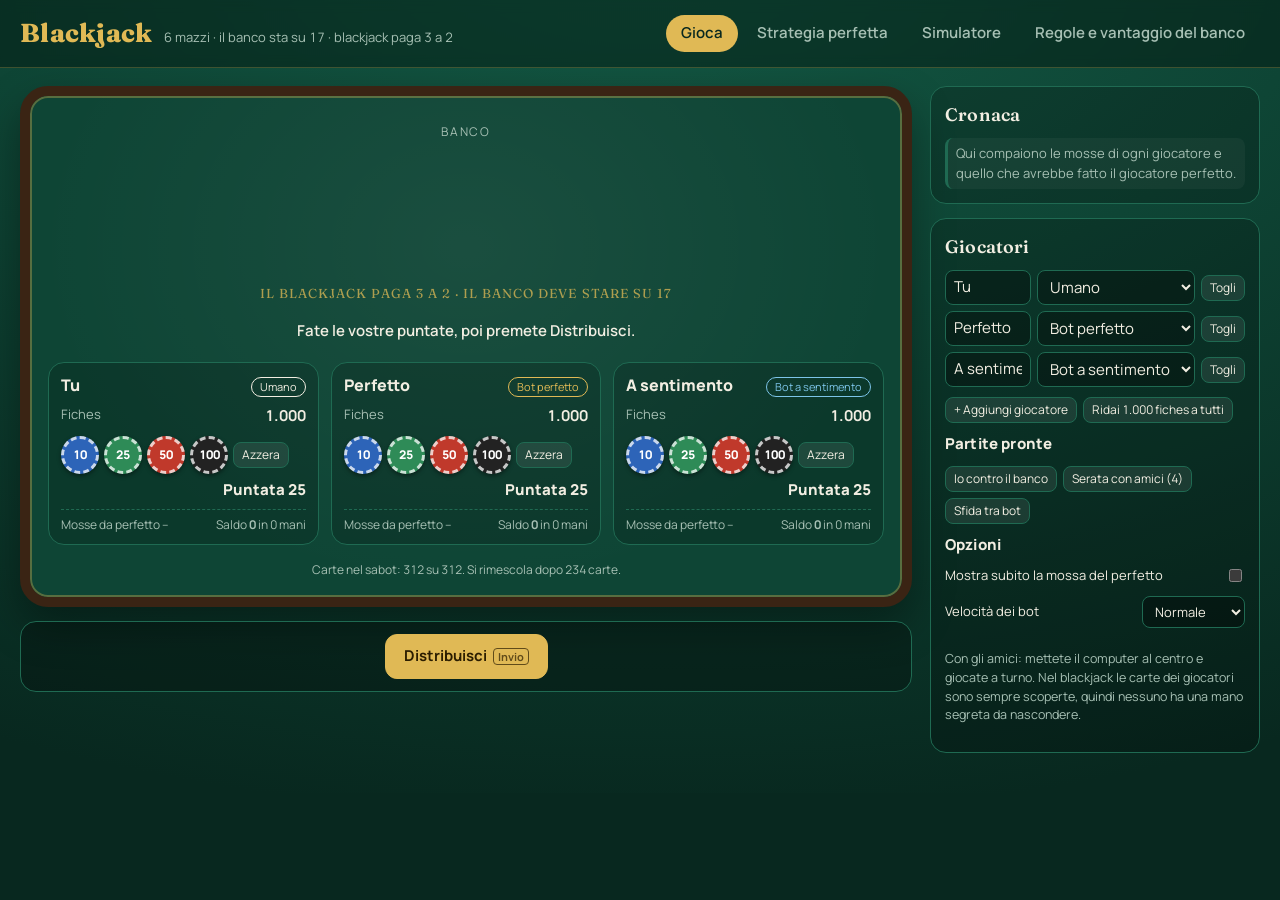
<file: scuola.html>
<!DOCTYPE html>
<html lang="it">
<head>
<meta charset="utf-8">
<meta name="viewport" content="width=device-width, initial-scale=1">
<title>La scuola del Dottore</title>
<link rel="preconnect" href="https://fonts.googleapis.com">
<link rel="preconnect" href="https://fonts.gstatic.com" crossorigin>
<link href="https://fonts.googleapis.com/css2?family=Fraunces:opsz,wght@9..144,600;9..144,800&family=Manrope:wght@400;500;600;700;800&display=swap" rel="stylesheet">
<style>
/* Layout: un tavolo da casinò (panno verde, ottone) con quattro schede; un solo mondo visivo, scuro. */
:root {
  --felt: #0e4535;
  --felt-deep: #08281f;
  --felt-line: #1f6a52;
  --ink: #f2eee2;
  --muted: #a7c0b4;
  --brass: #e0b955;
  --red: #d2473c;
  --win: #74d69f;
  --lose: #f08a7a;
  --card: #fbf8f0;
  --card-ink: #1b1d1c;
  --c-perfect: #e0b955;
  --c-gut: #7cc4e8;
  --c-nobust: #ef8a6f;
  --c-mimic: #b79cf0;
  --c-coin: #8fa39a;
  --a-hit: #2f6e58;
  --a-stand: #c99f42;
  --a-double: #3f86c4;
  --a-split: #9a6ad4;
  --display: "Fraunces", Georgia, "Times New Roman", serif;
  --body: "Manrope", system-ui, -apple-system, "Segoe UI", sans-serif;
  color-scheme: dark;
}
* { box-sizing: border-box; }
html { background: var(--felt-deep); }
html, body { margin: 0; min-height: 100%; }
body {
  background: radial-gradient(ellipse 120% 900px at 50% -10%, #145a45 0%, var(--felt) 45%, var(--felt-deep) 100%) no-repeat;
  background-color: var(--felt-deep);
  color: var(--ink);
  font-family: var(--body);
  font-size: 15px;
  line-height: 1.5;
  font-variant-numeric: tabular-nums;
}
h1, h2, h3 { font-family: var(--display); font-weight: 600; text-wrap: balance; margin: 0; letter-spacing: .01em; }
button, select, input { font: inherit; color: inherit; }
:focus-visible { outline: 2px solid var(--brass); outline-offset: 2px; }
a { color: var(--brass); }

.top {
  display: flex; flex-wrap: wrap; align-items: center; justify-content: space-between; gap: 12px 24px;
  padding: 14px 20px; border-bottom: 1px solid rgba(224,185,85,.25);
  background: rgba(4,20,15,.45); position: sticky; top: 0; z-index: 5; backdrop-filter: blur(6px);
}
.brand { display: flex; align-items: baseline; gap: 12px; flex-wrap: wrap; }
.brand h1 { font-size: 26px; font-weight: 800; color: var(--brass); }
.brand span { color: var(--muted); font-size: 13px; }
nav.tabs { display: flex; gap: 4px; flex-wrap: wrap; }
nav.tabs button {
  background: transparent; border: 1px solid transparent; border-radius: 999px; padding: 6px 14px; cursor: pointer;
  color: var(--muted); font-weight: 600;
}
nav.tabs button:hover { color: var(--ink); }
nav.tabs button[aria-selected="true"] { color: var(--felt-deep); background: var(--brass); }

main { padding: 18px 20px 40px; max-width: 1280px; margin: 0 auto; }
.view[hidden] { display: none; }

/* ---------- Tavolo ---------- */
.play-grid { display: grid; grid-template-columns: minmax(0, 1fr) 330px; gap: 18px; align-items: start; }
@media (max-width: 960px) { .play-grid { grid-template-columns: 1fr; } }
.table {
  border-radius: 28px; padding: 22px 18px 18px;
  background: radial-gradient(ellipse at 50% 30%, rgba(255,255,255,.05), transparent 70%), var(--felt);
  border: 10px solid #3a2414; box-shadow: inset 0 0 0 2px rgba(224,185,85,.35), 0 18px 40px rgba(0,0,0,.35);
  display: grid; gap: 16px;
}
.dealer { display: grid; justify-items: center; gap: 8px; min-height: 150px; }
.zone-label { font-size: 12px; text-transform: uppercase; letter-spacing: .14em; color: var(--muted); display: flex; gap: 10px; align-items: center; }
.total { font-weight: 800; color: var(--ink); background: rgba(0,0,0,.35); padding: 1px 9px; border-radius: 999px; letter-spacing: 0; font-size: 13px; }
.total.bust { background: var(--red); }
.arc { text-align: center; font-family: var(--display); color: rgba(224,185,85,.75); font-size: 13px; letter-spacing: .08em; }
.status { text-align: center; min-height: 26px; font-weight: 600; }
.shoe-info { text-align: center; font-size: 12px; color: var(--muted); }

.cards { display: flex; min-height: 104px; padding-right: 30px; }
.card {
  width: 70px; height: 100px; border-radius: 8px; background: var(--card); color: var(--card-ink);
  box-shadow: 0 3px 8px rgba(0,0,0,.35); position: relative; margin-right: -30px; flex: none;
  display: grid; place-items: center; border: 1px solid #d8d1bd;
}
.card .corner { position: absolute; top: 4px; left: 6px; line-height: 1; font-weight: 800; font-size: 16px; text-align: center; }
.card .corner small { display: block; font-size: 13px; }
.card .pip { font-size: 34px; line-height: 1; }
.card.red { color: #b52b22; }
.card.back {
  background: repeating-linear-gradient(45deg, #7a1f1a 0 6px, #8f2a22 6px 12px); border: 3px solid var(--card);
}
.card.new { animation: deal .28s ease-out; }
@keyframes deal { from { transform: translate(0, -24px) rotate(-6deg); opacity: 0; } to { transform: none; opacity: 1; } }
@media (prefers-reduced-motion: reduce) { .card.new { animation: none; } }
.small .card { width: 46px; height: 66px; margin-right: -18px; border-radius: 6px; }
.small .card .corner { font-size: 12px; } .small .card .corner small { font-size: 10px; }
.small .card .pip { font-size: 22px; }
.small.cards { min-height: 68px; padding-right: 18px; }

.seats { display: grid; grid-template-columns: repeat(auto-fit, minmax(190px, 1fr)); gap: 12px; }
.seat {
  border: 1px solid var(--felt-line); border-radius: 16px; padding: 10px 12px; background: rgba(0,0,0,.18);
  display: grid; gap: 8px; align-content: start; transition: border-color .2s, box-shadow .2s;
}
.seat.active { border-color: var(--brass); box-shadow: 0 0 0 2px rgba(224,185,85,.35); }
.seat.out { opacity: .55; }
.seat-head { display: flex; justify-content: space-between; align-items: baseline; gap: 8px; }
.seat-head .name { font-weight: 800; font-size: 16px; overflow-wrap: anywhere; }
.tag { font-size: 11px; padding: 1px 8px; border-radius: 999px; border: 1px solid currentColor; white-space: nowrap; }
.chips-line { display: flex; justify-content: space-between; font-size: 13px; color: var(--muted); }
.chips-line b { color: var(--ink); font-size: 15px; }
.bet-row { display: flex; flex-wrap: wrap; gap: 5px; align-items: center; }
.chip {
  width: 38px; height: 38px; border-radius: 50%; border: 3px dashed rgba(255,255,255,.75); cursor: pointer;
  font-weight: 800; font-size: 12px; color: #fff; display: grid; place-items: center; padding: 0;
  box-shadow: 0 2px 4px rgba(0,0,0,.4);
}
.chip[data-v="10"] { background: #2d64b8; } .chip[data-v="25"] { background: #2e8b57; }
.chip[data-v="50"] { background: #c0392b; } .chip[data-v="100"] { background: #222; }
.chip:disabled { opacity: .35; cursor: not-allowed; }
.mini-btn { background: rgba(255,255,255,.08); border: 1px solid var(--felt-line); border-radius: 8px; padding: 3px 8px; cursor: pointer; font-size: 12px; }
.mini-btn:hover { background: rgba(255,255,255,.14); }
.bet-amount { font-weight: 800; margin-left: auto; }
.hand { border-radius: 12px; padding: 6px 4px 4px 6px; display: grid; gap: 4px; }
.hand.active { background: rgba(224,185,85,.12); }
.hand-meta { display: flex; gap: 6px; align-items: center; flex-wrap: wrap; font-size: 12px; color: var(--muted); }
.badge { font-weight: 800; font-size: 12px; padding: 1px 8px; border-radius: 999px; }
.badge.win { background: var(--win); color: #0b2a1d; } .badge.lose { background: var(--lose); color: #3a0e08; }
.badge.push { background: #cfd8d3; color: #1d2a24; } .badge.bj { background: var(--brass); color: #2b1d00; }
.seat-stats { font-size: 12px; color: var(--muted); border-top: 1px dashed var(--felt-line); padding-top: 6px; display: flex; justify-content: space-between; gap: 8px; flex-wrap: wrap; }
.pos { color: var(--win); } .neg { color: var(--lose); }

.controls {
  margin-top: 14px; display: grid; gap: 8px; padding: 12px; border-radius: 16px; background: rgba(0,0,0,.28);
  border: 1px solid var(--felt-line);
}
.controls .who { font-weight: 700; text-align: center; }
.btn-row { display: flex; flex-wrap: wrap; gap: 8px; justify-content: center; }
.btn {
  border: 1px solid rgba(255,255,255,.18); background: rgba(255,255,255,.08); border-radius: 12px; padding: 10px 18px;
  font-weight: 700; cursor: pointer; min-width: 112px;
}
.btn:hover:not(:disabled) { background: rgba(255,255,255,.16); }
.btn:disabled { opacity: .35; cursor: not-allowed; }
.btn.primary { background: var(--brass); color: #2b1d00; border-color: var(--brass); }
.btn.primary:hover:not(:disabled) { background: #ecc86a; }
.btn kbd { font-family: var(--body); font-size: 11px; opacity: .7; margin-left: 6px; border: 1px solid currentColor; border-radius: 4px; padding: 0 4px; }
.btn.hint { box-shadow: 0 0 0 3px var(--brass); }
.btn.a-H { border-color: var(--a-hit); } .btn.a-S { border-color: var(--a-stand); } .btn.a-D { border-color: var(--a-double); } .btn.a-P { border-color: var(--a-split); }
.hint-text { text-align: center; font-size: 13px; color: var(--brass); min-height: 20px; }

.side { display: grid; gap: 14px; }
.panel { border: 1px solid var(--felt-line); border-radius: 16px; background: rgba(0,0,0,.22); padding: 14px; display: grid; gap: 10px; }
.panel h2 { font-size: 18px; }
.panel h3 { font-size: 15px; font-family: var(--body); font-weight: 800; }
.log { list-style: none; margin: 0; padding: 0; display: grid; gap: 6px; max-height: 360px; overflow-y: auto; font-size: 13px; }
.log li { padding: 6px 8px; border-radius: 8px; background: rgba(255,255,255,.04); border-left: 3px solid var(--felt-line); }
.log li.good { border-left-color: var(--win); } .log li.bad { border-left-color: var(--lose); }
.log li.info { color: var(--muted); } .log li.round { border-left-color: var(--brass); font-weight: 700; }
.log li b { color: var(--ink); }
.seat-edit { display: grid; grid-template-columns: 1fr auto auto; gap: 6px; align-items: center; }
.seat-edit input, .seat-edit select, .opt select {
  background: rgba(0,0,0,.35); border: 1px solid var(--felt-line); border-radius: 8px; padding: 5px 8px; min-width: 0;
}
.seat-edit input { width: 100%; }
.opt { display: flex; align-items: center; justify-content: space-between; gap: 10px; font-size: 13px; }
.opt label { cursor: pointer; }
.note { font-size: 12.5px; color: var(--muted); }
.row-btns { display: flex; gap: 6px; flex-wrap: wrap; }

/* ---------- Testo ---------- */
.prose { max-width: 68ch; display: grid; gap: 12px; }
.prose p, .prose li { color: #dfe7e2; }
.prose h2 { font-size: 26px; margin-top: 18px; color: var(--brass); }
.prose h3 { font-size: 18px; margin-top: 6px; }
.prose ul, .prose ol { margin: 0; padding-left: 20px; display: grid; gap: 6px; }
.lead { font-size: 17px; }
.callout { border-left: 4px solid var(--brass); background: rgba(224,185,85,.08); padding: 12px 14px; border-radius: 0 12px 12px 0; }
.two-col { display: grid; grid-template-columns: minmax(0, 68ch) minmax(0, 1fr); gap: 28px; align-items: start; }
@media (max-width: 1000px) { .two-col { grid-template-columns: 1fr; } }
.sticky { position: sticky; top: 80px; }

/* ---------- Tabelle strategia ---------- */
.legend { display: flex; flex-wrap: wrap; gap: 8px 14px; font-size: 13px; }
.legend span { display: inline-flex; align-items: center; gap: 6px; }
.sw { width: 26px; height: 20px; border-radius: 5px; display: inline-grid; place-items: center; font-weight: 800; font-size: 11px; color: #fff; }
.strat-wrap { display: grid; grid-template-columns: repeat(auto-fit, minmax(330px, 1fr)); gap: 18px; }
.strat { border-collapse: separate; border-spacing: 2px; font-size: 12px; width: 100%; }
.strat th { color: var(--muted); font-weight: 700; padding: 2px 4px; }
.strat thead th { color: var(--ink); }
.strat td { text-align: center; font-weight: 800; height: 26px; border-radius: 4px; cursor: pointer; color: #fff; min-width: 24px; }
.strat td:hover { outline: 2px solid var(--ink); }
.strat td.sel { outline: 2px solid var(--brass); }
.x-H { background: var(--a-hit); } .x-S { background: var(--a-stand); color: #2b1d00 !important; }
.x-D { background: var(--a-double); } .x-Ds { background: linear-gradient(135deg, var(--a-double) 55%, var(--a-stand) 55%); }
.x-P { background: var(--a-split); }
.strat caption { text-align: left; font-family: var(--display); font-size: 18px; padding-bottom: 6px; caption-side: top; }
.cap-sub { font-family: var(--body); font-size: 12px; color: var(--muted); display: block; }
.explain { min-height: 52px; }
.quiz-hand { display: flex; gap: 22px; align-items: end; flex-wrap: wrap; }
.quiz-hand > div { display: grid; gap: 4px; }
.score { display: flex; gap: 16px; font-size: 13px; color: var(--muted); }
.score b { color: var(--ink); }

/* ---------- Simulatore ---------- */
.sim-controls { display: flex; flex-wrap: wrap; gap: 10px 18px; align-items: center; }
.check { display: inline-flex; align-items: center; gap: 6px; font-size: 14px; cursor: pointer; }
.dot { width: 10px; height: 10px; border-radius: 50%; display: inline-block; flex: none; }
.progress { height: 6px; border-radius: 999px; background: rgba(255,255,255,.08); overflow: hidden; }
.progress > div { height: 100%; background: var(--brass); width: 0; transition: width .15s; }
.tbl-wrap { overflow-x: auto; }
table.data { border-collapse: collapse; width: 100%; font-size: 14px; min-width: 640px; }
table.data th, table.data td { padding: 8px 10px; text-align: right; border-bottom: 1px solid var(--felt-line); white-space: nowrap; }
table.data th:first-child, table.data td:first-child { text-align: left; }
table.data th { font-size: 12px; color: var(--muted); font-weight: 700; text-transform: uppercase; letter-spacing: .06em; }
.ev-cell b { font-size: 16px; }
.ev-bar { display: inline-block; height: 8px; border-radius: 4px; background: var(--lose); vertical-align: middle; margin-left: 8px; }
.chart-box { position: relative; width: 100%; }
canvas { display: block; width: 100%; }
.chart-legend { display: flex; flex-wrap: wrap; gap: 6px 16px; font-size: 13px; }
.big-take { font-family: var(--display); font-size: 22px; line-height: 1.3; color: var(--ink); }
.big-take em { color: var(--brass); font-style: normal; }
.sim-grid { display: grid; gap: 18px; }
</style>
</head>
<body>
<header class="top">
  <div class="brand">
    <h1>Blackjack</h1>
    <span>6 mazzi · il banco sta su 17 · blackjack paga 3 a 2</span>
  </div>
  <nav class="tabs" role="tablist" aria-label="Sezioni">
    <button role="tab" data-view="gioca" id="tab-gioca">Gioca</button>
    <button role="tab" data-view="strategia" id="tab-strategia">Strategia perfetta</button>
    <button role="tab" data-view="simulatore" id="tab-simulatore">Simulatore</button>
    <button role="tab" data-view="regole" id="tab-regole">Regole e vantaggio del banco</button>
  </nav>
</header>

<main>
<!-- ================= GIOCA ================= -->
<section class="view" id="v-gioca" aria-labelledby="tab-gioca">
  <div class="play-grid">
    <div>
      <div class="table" id="table">
        <div class="dealer">
          <div class="zone-label">Banco <span class="total" id="dealerTotal" hidden></span></div>
          <div class="cards" id="dealerCards"></div>
        </div>
        <div class="arc">IL BLACKJACK PAGA 3 A 2 · IL BANCO DEVE STARE SU 17</div>
        <div class="status" id="status" aria-live="polite"></div>
        <div class="seats" id="seats"></div>
        <div class="shoe-info" id="shoeInfo"></div>
      </div>
      <div class="controls" id="controls"></div>
    </div>

    <aside class="side">
      <div class="panel">
        <h2>Cronaca</h2>
        <ul class="log" id="log"></ul>
      </div>
      <div class="panel" id="setupPanel">
        <h2>Giocatori</h2>
        <div id="seatEditor" style="display:grid; gap:6px;"></div>
        <div class="row-btns">
          <button class="mini-btn" id="addSeat">+ Aggiungi giocatore</button>
          <button class="mini-btn" id="refill">Ridai 1.000 fiches a tutti</button>
        </div>
        <h3>Partite pronte</h3>
        <div class="row-btns">
          <button class="mini-btn" id="presetSolo">Io contro il banco</button>
          <button class="mini-btn" id="presetFriends">Serata con amici (4)</button>
          <button class="mini-btn" id="presetBots">Sfida tra bot</button>
        </div>
        <h3>Opzioni</h3>
        <div class="opt"><label for="optHints">Mostra subito la mossa del perfetto</label><input type="checkbox" id="optHints"></div>
        <div class="opt"><label for="optSpeed">Velocità dei bot</label>
          <select id="optSpeed"><option value="900">Lenta</option><option value="500">Normale</option><option value="160">Veloce</option><option value="0">Istantanea</option></select>
        </div>
        <p class="note">Con gli amici: mettete il computer al centro e giocate a turno. Nel blackjack le carte dei giocatori sono sempre scoperte, quindi nessuno ha una mano segreta da nascondere.</p>
      </div>
    </aside>
  </div>
</section>

<!-- ================= STRATEGIA ================= -->
<section class="view" id="v-strategia" aria-labelledby="tab-strategia" hidden>
  <div class="two-col">
    <div class="prose">
      <h2 style="margin-top:0">La strategia base</h2>
      <p class="lead">Per ogni combinazione tra la tua mano e la carta scoperta del banco esiste una mossa che, ripetuta milioni di volte, perde meno di tutte le altre. L'insieme di queste mosse si chiama <b>strategia base</b>: è il "giocatore perfetto" di questa pagina.</p>
      <p>Si legge così: trova la riga della tua mano e la colonna della carta del banco. Tocca una casella per vedere il perché.</p>
      <div class="legend">
        <span><i class="sw x-H">C</i>Carta</span>
        <span><i class="sw x-S" style="color:#2b1d00">S</i>Stai</span>
        <span><i class="sw x-D">R</i>Raddoppia (se non puoi, carta)</span>
        <span><i class="sw x-Ds">Rs</i>Raddoppia (se non puoi, stai)</span>
        <span><i class="sw x-P">D</i>Dividi</span>
      </div>
    </div>
    <div class="panel sticky" id="quiz">
      <h2>Allenati</h2>
      <div class="quiz-hand">
        <div><span class="zone-label">Banco</span><div class="cards small" id="qDealer"></div></div>
        <div><span class="zone-label">Tu <span class="total" id="qTotal"></span></span><div class="cards small" id="qPlayer"></div></div>
      </div>
      <div class="btn-row" id="qBtns" style="justify-content:flex-start">
        <button class="btn a-H" data-q="H">Carta</button>
        <button class="btn a-S" data-q="S">Stai</button>
        <button class="btn a-D" data-q="D">Raddoppia</button>
        <button class="btn a-P" data-q="P" id="qSplit">Dividi</button>
      </div>
      <div class="explain note" id="qFeedback" aria-live="polite">Che cosa faresti?</div>
      <div class="score"><span>Giuste <b id="qOk">0</b> su <b id="qTot">0</b></span><span>Serie attuale <b id="qStreak">0</b></span></div>
    </div>
  </div>

  <div class="panel explain" id="cellExplain" style="margin:18px 0" aria-live="polite">Tocca una casella delle tabelle per leggere la spiegazione della mossa.</div>
  <div class="strat-wrap" id="stratTables"></div>

  <div class="prose" style="margin-top:22px">
    <h2>Se devi ricordarti solo sei cose</h2>
    <ol>
      <li>Con 17 duro o più stai sempre. Con 8 o meno chiedi sempre.</li>
      <li>Da 13 a 16: stai se il banco mostra da 2 a 6, chiedi se mostra da 7 in su. Con 12 stai solo contro 4, 5 e 6.</li>
      <li>Raddoppia 11 contro tutto tranne l'asso, e 10 contro tutto tranne 10 e asso.</li>
      <li>Dividi sempre assi e 8. Non dividere mai 10 e 5.</li>
      <li>Le mani morbide (con un asso che vale 11) non sballano con una carta: con 17 morbido o meno chiedi sempre carta, o raddoppia contro un banco debole.</li>
      <li>Non prendere mai l'assicurazione.</li>
    </ol>
  </div>
</section>

<!-- ================= SIMULATORE ================= -->
<section class="view" id="v-simulatore" aria-labelledby="tab-simulatore" hidden>
  <div class="sim-grid">
    <div class="prose">
      <h2 style="margin-top:0">Il perfetto contro gli altri</h2>
      <p class="lead">Cinque modi di giocare, le stesse regole e gli stessi sabot da 6 mazzi. Il simulatore fa giocare ognuno per migliaia o milioni di mani e conta quanto perde in media.</p>
    </div>

    <div class="panel">
      <h2>Una serata al tavolo</h2>
      <p class="note">300 mani a 10 fiches ciascuna, partendo da 1.000 fiches. Ogni giocatore riceve dallo stesso sabot mescolato nello stesso modo, quindi la differenza la fanno le sue scelte (le carte divergono dopo la prima scelta diversa).</p>
      <div class="chart-legend" id="eveLegend"></div>
      <div class="chart-box"><canvas id="eveChart" height="300" aria-label="Andamento delle fiches nella serata"></canvas></div>
      <div class="row-btns"><button class="btn primary" id="eveAgain">Un'altra serata</button></div>
      <p class="note">Una sola serata dice poco: a volte il giocatore peggiore torna a casa in attivo. Per vedere la differenza servono molte mani, qui sotto.</p>
    </div>

    <div class="panel">
      <h2>Nel lungo periodo</h2>
      <div class="sim-controls" id="simChecks"></div>
      <div class="sim-controls">
        <label class="check" for="simN">Mani per giocatore
          <select id="simN" style="background:rgba(0,0,0,.35);border:1px solid var(--felt-line);border-radius:8px;padding:5px 8px">
            <option value="100000">100.000</option><option value="1000000" selected>1 milione</option><option value="5000000">5 milioni</option>
          </select>
        </label>
        <button class="btn primary" id="simRun">Avvia simulazione</button>
        <span class="note" id="simWhat">Valori di riferimento: 10 milioni di mani per giocatore.</span>
      </div>
      <div class="progress" aria-hidden="true"><div id="simBar"></div></div>
      <p class="big-take" id="simTake"></p>
      <div class="tbl-wrap">
        <table class="data" id="simTable">
          <thead><tr>
            <th>Giocatore</th><th>Risultato medio ogni 100 fiches puntate</th><th>Vinte</th><th>Perse</th><th>Pari</th><th>Sballa</th><th>Sballano entrambi</th><th>Raddoppi</th><th>Divisioni</th>
          </tr></thead>
          <tbody></tbody>
        </table>
      </div>
      <p class="note">"Vinte, perse, pari, sballa" sono percentuali delle mani giocate. "Sballano entrambi" sono le mani in cui il giocatore ha sballato e il banco avrebbe sballato a sua volta: le perdi comunque, ed è da lì che nasce il vantaggio del banco. Il numero dopo il ± è il margine d'errore statistico al 95%.</p>
    </div>

    <div class="panel">
      <h2>Mille serate</h2>
      <p class="note">Stesse serate di prima (300 mani a 10 fiches) ripetute molte volte: in quante si torna a casa in attivo, e come vanno di solito.</p>
      <div class="tbl-wrap">
        <table class="data" id="eveTable">
          <thead><tr><th>Giocatore</th><th>Serate chiuse in attivo</th><th>Risultato tipico (mediana)</th><th>Una serata storta su 10</th><th>Una serata fortunata su 10</th></tr></thead>
          <tbody></tbody>
        </table>
      </div>
      <div class="row-btns"><button class="btn" id="eveRun">Ricalcola su 2.000 serate</button> <span class="note" id="eveWhat">Valori di riferimento: 20.000 serate per giocatore.</span></div>
    </div>
  </div>
</section>

<!-- ================= REGOLE ================= -->
<section class="view" id="v-regole" aria-labelledby="tab-regole" hidden>
  <div class="prose">
    <h2 style="margin-top:0">Come si gioca</h2>
    <p class="lead">Si gioca contro il banco, non contro gli altri giocatori. Vinci se finisci più vicino a 21 del banco senza superarlo.</p>

    <h3>Quanto valgono le carte</h3>
    <ul>
      <li>Dal 2 al 9: il loro numero.</li>
      <li>10, J, Q, K: valgono 10.</li>
      <li>Asso: 11, oppure 1 se con 11 supereresti 21. Una mano in cui l'asso conta 11 si chiama <b>morbida</b> (A+6 è "17 morbido"): non può sballare con la carta successiva. Tutte le altre sono <b>dure</b>.</li>
    </ul>

    <h3>Come va una mano</h3>
    <ol>
      <li>Ogni giocatore punta.</li>
      <li>Il mazziere dà due carte scoperte a ogni giocatore e due a sé: una scoperta e una coperta.</li>
      <li>Se la carta scoperta del banco è un asso o un 10, il banco controlla subito quella coperta. Se ha blackjack la mano finisce lì.</li>
      <li>A turno, ogni giocatore decide cosa fare con la sua mano.</li>
      <li>Alla fine il banco scopre la carta e gioca con regole fisse.</li>
    </ol>

    <h3>Le tue mosse</h3>
    <ul>
      <li><b>Carta</b>: ricevi un'altra carta. Puoi chiederne quante vuoi, finché non superi 21 (e allora hai <b>sballato</b> e perso).</li>
      <li><b>Stai</b>: ti fermi con quello che hai.</li>
      <li><b>Raddoppia</b>: solo sulle prime due carte. Raddoppi la puntata e ricevi esattamente una carta, poi ti fermi.</li>
      <li><b>Dividi</b>: se le prime due carte hanno lo stesso valore, le separi in due mani, ognuna con la sua puntata. Qui si può dividere fino a 4 mani e raddoppiare dopo aver diviso; gli assi divisi ricevono una carta sola.</li>
    </ul>

    <h3>Il banco non sceglie</h3>
    <p>Il banco segue una regola fissa: chiede carta fino a 16 e si ferma da 17 in su, compreso il 17 morbido. Non guarda le tue carte e non fa strategie.</p>

    <h3>I pagamenti</h3>
    <ul>
      <li>Vinci: ricevi quanto hai puntato (1 a 1).</li>
      <li><b>Blackjack</b> (asso più una carta da 10 come prime due carte): ricevi una volta e mezza la puntata (3 a 2). Un 21 fatto dopo aver diviso non è blackjack.</li>
      <li>Pari: riprendi la puntata.</li>
    </ul>

    <h2>Perché il banco vince</h2>
    <p class="lead">Tutto nasce da una sola regola: <b>il giocatore gioca per primo</b>. Se sballi, perdi subito, anche se poi il banco avrebbe sballato a sua volta.</p>
    <p>Il modo più chiaro per vederlo è il giocatore che <b>imita il banco</b>: chiede fino a 16 e sta da 17, esattamente come lui. Il gioco sembra simmetrico, ma non lo è. Nel 7,9% delle mani sballano tutti e due, e quella mano la incassa il banco. Il blackjack pagato 3 a 2 ti restituisce circa 2,3 punti. Risultato: perdi il 5,7% di ogni puntata.</p>
    <p>Il giocatore perfetto recupera quasi tutto con le armi che il banco non ha:</p>
    <ul>
      <li><b>Stare su mani deboli</b> (12–16) quando il banco mostra una carta bassa e quindi rischia di sballare: lascia che sia lui a rischiare.</li>
      <li><b>Raddoppiare</b> quando è in vantaggio, cioè mettere più soldi proprio sulle mani buone.</li>
      <li><b>Dividere</b> per trasformare una mano brutta (8+8 = 16) in due mani promettenti.</li>
    </ul>
    <p>Con queste regole il vantaggio del banco scende a circa <b>0,4%</b>: il giocatore perfetto perde in media 4 fiches ogni 1.000 puntate. Non arriva mai a zero, perché lo svantaggio di giocare per primi resta.</p>

    <div class="callout">
      <p><b>In soldi veri, a 10 € a mano e 60 mani l'ora</b> (600 € puntati in un'ora):</p>
      <ul>
        <li>giocatore perfetto: perde in media circa 2,50 € l'ora;</li>
        <li>giocatore a sentimento: circa 14 € l'ora;</li>
        <li>chi imita il banco o non vuole mai sballare: 34–36 € l'ora.</li>
      </ul>
      <p>Ma in una singola serata la fortuna pesa molto di più: su 300 mani lo scarto tipico è di circa ±200 €, contro una perdita media di circa 13 € per il perfetto. Per questo la gente esce dal casinò convinta di avere un sistema.</p>
    </div>

    <h3>I sistemi di puntata non servono</h3>
    <p>Raddoppiare la puntata dopo ogni perdita (la "martingala") o qualsiasi altro schema non cambia il vantaggio del banco: ogni mano ha lo stesso valore atteso negativo, e sommare puntate negative dà un totale negativo. Cambia solo la forma delle perdite: tante piccole vincite e, ogni tanto, una perdita enorme.</p>

    <h3>L'assicurazione</h3>
    <p>Quando il banco mostra un asso, molti casinò offrono l'assicurazione: una scommessa a parte che il banco abbia blackjack. Con 6 mazzi ci perdi circa il 7%. Il giocatore perfetto non la prende mai, e in questo tavolo non c'è.</p>

    <h3>E il conteggio delle carte?</h3>
    <p>È l'unica eccezione vera. Le carte uscite non tornano nel sabot finché non si rimescola, quindi quando restano molti 10 e assi il gioco si sposta di poco a favore del giocatore, che può puntare di più in quei momenti. Il vantaggio che si ottiene è piccolo (intorno all'1%) e richiede molta disciplina; i casinò allontanano chi conta e usano macchine che mescolano in continuazione. Nel nostro tavolo il sabot si rimescola dopo il 75% delle carte, come in molti casinò.</p>

    <h3>Le regole di questo tavolo</h3>
    <ul>
      <li>6 mazzi, rimescolati quando ne resta un quarto.</li>
      <li>Il banco sta su ogni 17 e controlla subito se ha blackjack.</li>
      <li>Blackjack paga 3 a 2; raddoppio su qualsiasi prima coppia di carte, anche dopo aver diviso.</li>
      <li>Si divide fino a 4 mani; gli assi divisi ricevono una carta sola. Niente resa e niente assicurazione.</li>
    </ul>
    <p class="note">Nei casinò europei spesso il banco riceve la seconda carta solo dopo che i giocatori hanno finito, e se fa blackjack ti prende anche le puntate raddoppiate o divise. Con quella regola la strategia cambia in pochi casi: per esempio 11 contro un 10 non si raddoppia più. Molti tavoli pagano poi il blackjack 6 a 5 invece di 3 a 2: sembra un dettaglio, ma aggiunge circa 1,4 punti al vantaggio del banco.</p>
  </div>
</section>
</main>

<script>
// ===== Motore blackjack (condiviso tra gioco e simulatore) =====
// Regole: 6 mazzi, il banco sta su ogni 17 (S17), blackjack paga 3:2,
// raddoppio su qualsiasi coppia di carte, raddoppio dopo divisione,
// divisione fino a 4 mani, assi divisi ricevono una carta sola,
// il banco controlla subito se ha blackjack (peek). Niente resa, niente assicurazione.
const BJ = (() => {
  const RANKS = ['A','2','3','4','5','6','7','8','9','10','J','Q','K'];
  const SUITS = ['♠','♥','♦','♣'];
  const VAL = [11,2,3,4,5,6,7,8,9,10,10,10,10];
  const rankOf = c => c % 13;
  const valOf = c => VAL[c % 13];
  const suitOf = c => Math.floor(c / 13) % 4;

  function rng(seed) {
    let a = seed >>> 0;
    return () => {
      a = (a + 0x6D2B79F5) | 0;
      let t = Math.imul(a ^ (a >>> 15), 1 | a);
      t = (t + Math.imul(t ^ (t >>> 7), 61 | t)) ^ t;
      return ((t ^ (t >>> 14)) >>> 0) / 4294967296;
    };
  }
  function randomSeed() {
    try { const u = new Uint32Array(1); crypto.getRandomValues(u); return u[0]; }
    catch (e) { return (Math.random() * 4294967296) >>> 0; }
  }

  class Shoe {
    constructor(decks = 6, rand = rng(randomSeed()), penetration = 0.75) {
      this.decks = decks; this.rand = rand; this.pen = penetration;
      this.cards = new Int16Array(decks * 52);
      for (let i = 0; i < this.cards.length; i++) this.cards[i] = i % 52;
      this.shuffle();
    }
    shuffle() {
      const a = this.cards, r = this.rand;
      for (let i = a.length - 1; i > 0; i--) {
        const j = Math.floor(r() * (i + 1));
        const t = a[i]; a[i] = a[j]; a[j] = t;
      }
      this.pos = 0;
    }
    draw() { if (this.pos >= this.cards.length) this.shuffle(); return this.cards[this.pos++]; }
    needsShuffle() { return this.pos >= this.cards.length * this.pen; }
    left() { return this.cards.length - this.pos; }
  }

  function handInfo(cards) {
    let t = 0, aces = 0;
    for (let i = 0; i < cards.length; i++) { const v = VAL[cards[i] % 13]; t += v; if (v === 11) aces++; }
    while (t > 21 && aces) { t -= 10; aces--; }
    return { total: t, soft: aces > 0 };
  }
  const isNatural = cards => cards.length === 2 && handInfo(cards).total === 21;
  const isPair = cards => cards.length === 2 && valOf(cards[0]) === valOf(cards[1]);

  // ---- Strategia base (6 mazzi, S17, DAS, senza resa) ----
  // Restituisce 'H' carta, 'S' stai, 'D' raddoppia, 'P' dividi.
  function basic(cards, upCard, canDouble, canSplit) {
    return basicWhy(cards, upCard, canDouble, canSplit)[0];
  }
  function basicWhy(cards, upCard, canDouble, canSplit) {
    const up = valOf(upCard);
    const upTxt = up === 11 ? 'un asso' : (up === 10 ? 'un 10' : 'un ' + up);
    const { total, soft } = handInfo(cards);
    if (canSplit && isPair(cards)) {
      const p = valOf(cards[0]);
      let split = false, why = '';
      switch (p) {
        case 11: split = true; why = 'Coppia di assi: si divide sempre. Due mani che partono da 11 sono oro.'; break;
        case 8: split = true; why = 'Coppia di 8: si divide sempre. 16 è la mano peggiore, due mani da 8 sono molto meglio.'; break;
        case 10: why = 'Coppia di figure: hai 20, non si rompe mai.'; break;
        case 5: why = 'Coppia di 5: non si divide, è un 10 e si gioca come tale.'; break;
        case 2: case 3: case 7: split = up <= 7; why = split ? `Coppia di ${p} contro ${upTxt}: dividi, il banco è debole.` : `Coppia di ${p} contro ${upTxt}: il banco è forte, non dividere.`; break;
        case 4: split = up === 5 || up === 6; why = split ? 'Coppia di 4 contro 5 o 6: dividi, il banco rischia di sballare.' : 'Coppia di 4: non si divide, gioca 8.'; break;
        case 6: split = up <= 6; why = split ? `Coppia di 6 contro ${upTxt}: dividi, il banco è debole.` : `Coppia di 6 contro ${upTxt}: non dividere.`; break;
        case 9: split = up <= 9 && up !== 7; why = split ? `Coppia di 9 contro ${upTxt}: dividi, 18 non basta e due mani da 9 sono migliori.` : (up === 7 ? 'Coppia di 9 contro un 7: stai, 18 batte il 17 probabile del banco.' : `Coppia di 9 contro ${upTxt}: stai su 18.`); break;
      }
      if (split) return ['P', why];
    }
    let a, why;
    if (soft && total >= 12 && total <= 21) {
      const s = `${total} morbido (con l'asso che vale 11)`;
      if (total >= 19) { a = 'S'; why = `${s}: stai, è già una mano forte.`; }
      else if (total === 18) {
        if (up >= 3 && up <= 6) { a = 'Ds'; why = `${s} contro ${upTxt}: raddoppia, il banco è debole e non puoi sballare.`; }
        else if (up <= 8) { a = 'S'; why = `${s} contro ${upTxt}: stai.`; }
        else { a = 'H'; why = `${s} contro ${upTxt}: chiedi carta, 18 perde spesso contro un banco forte e non rischi di sballare.`; }
      }
      else if (total === 17) { a = (up >= 3 && up <= 6) ? 'D' : 'H'; why = a === 'D' ? `${s} contro ${upTxt}: raddoppia.` : `${s}: chiedi carta, 17 da solo non vince quasi mai e l'asso ti protegge.`; }
      else if (total >= 15) { a = (up >= 4 && up <= 6) ? 'D' : 'H'; why = a === 'D' ? `${s} contro ${upTxt}: raddoppia.` : `${s}: chiedi carta, non puoi sballare.`; }
      else if (total >= 13) { a = (up === 5 || up === 6) ? 'D' : 'H'; why = a === 'D' ? `${s} contro ${upTxt}: raddoppia.` : `${s}: chiedi carta, non puoi sballare.`; }
      else { a = 'H'; why = `${s}: chiedi carta.`; }
    } else {
      const h = `${total} duro`;
      if (total <= 8) { a = 'H'; why = `${h}: chiedi carta, non puoi sballare.`; }
      else if (total === 9) { a = (up >= 3 && up <= 6) ? 'D' : 'H'; why = a === 'D' ? `9 contro ${upTxt}: raddoppia, il banco è debole.` : `9 contro ${upTxt}: chiedi carta.`; }
      else if (total === 10) { a = up <= 9 ? 'D' : 'H'; why = a === 'D' ? `10 contro ${upTxt}: raddoppia, sei tu in vantaggio.` : `10 contro ${upTxt}: chiedi carta, ma non raddoppiare.`; }
      else if (total === 11) { a = up <= 10 ? 'D' : 'H'; why = a === 'D' ? `11 contro ${upTxt}: raddoppia, è la mano migliore per farlo.` : '11 contro un asso: chiedi carta senza raddoppiare.'; }
      else if (total === 12) { a = (up >= 4 && up <= 6) ? 'S' : 'H'; why = a === 'S' ? `12 contro ${upTxt}: stai, lascia sballare il banco.` : `12 contro ${upTxt}: chiedi carta, sballi solo con una figura.`; }
      else if (total <= 16) { a = up <= 6 ? 'S' : 'H'; why = a === 'S' ? `${h} contro ${upTxt}: stai. Il banco deve tirare e sballa spesso.` : `${h} contro ${upTxt}: chiedi carta. Fa male, ma il banco arriverà quasi sicuramente a 17 o più.`; }
      else { a = 'S'; why = `${h}: stai sempre.`; }
    }
    if (a === 'D' && !canDouble) { a = 'H'; why += ' Non puoi raddoppiare, quindi chiedi carta.'; }
    if (a === 'Ds') { if (canDouble) a = 'D'; else { a = 'S'; why += ' Non puoi più raddoppiare, quindi stai.'; } }
    return [a, why];
  }

  // ---- Giocatori "umani" ----
  const STRATEGIES = {
    perfect: {
      name: 'Giocatore perfetto',
      short: 'Perfetto',
      desc: 'Segue la strategia base: per ogni combinazione la mossa con il risultato atteso migliore.',
      play: (c, up, cd, cs) => basic(c, up, cd, cs),
    },
    gut: {
      name: 'A sentimento',
      short: 'A sentimento',
      desc: 'Il classico giocatore della serata: chiede fino a 14, sta da 15 in su senza guardare il banco, raddoppia solo su 10 e 11, divide solo assi e 8.',
      play: (c, up, cd, cs) => {
        const u = valOf(up), { total, soft } = handInfo(c);
        if (cs && isPair(c) && (valOf(c[0]) === 11 || valOf(c[0]) === 8)) return 'P';
        if (cd && !soft && total === 11) return 'D';
        if (cd && !soft && total === 10 && u <= 9) return 'D';
        if (soft) return total >= 18 ? 'S' : 'H';
        return total >= 15 ? 'S' : 'H';
      },
    },
    nobust: {
      name: 'Non sballo mai',
      short: 'Prudente',
      desc: 'Ha paura di sballare: sta su qualsiasi 12 duro o più. Non raddoppia e non divide mai.',
      play: (c) => { const { total, soft } = handInfo(c); if (soft) return total >= 18 ? 'S' : 'H'; return total >= 12 ? 'S' : 'H'; },
    },
    mimic: {
      name: 'Imito il banco',
      short: 'Imita il banco',
      desc: 'Gioca come il banco: chiede fino a 16 e sta da 17. Sembra furbo, ma sballa per primo.',
      play: (c) => handInfo(c).total >= 17 ? 'S' : 'H',
    },
    coin: {
      name: 'Testa o croce',
      short: 'Casuale',
      desc: 'Lancia una moneta per decidere tra carta e stai (ma su 21 sta, non è scemo).',
      play: (c, up, cd, cs, r) => handInfo(c).total >= 21 ? 'S' : (r() < 0.5 ? 'H' : 'S'),
    },
  };

  // ---- Una mano completa, per il simulatore ----
  // Ritorna il risultato netto in unità di puntata. Aggiorna st (statistiche).
  function playRound(shoe, play, rand, st) {
    if (shoe.needsShuffle()) shoe.shuffle();
    const p0 = shoe.draw(), d0 = shoe.draw(), p1 = shoe.draw(), d1 = shoe.draw();
    const dealer = [d0, d1], up = d0;
    const pNat = isNatural([p0, p1]), dNat = isNatural(dealer);
    st.rounds++;
    if (dNat || pNat) {
      let net;
      if (dNat && pNat) { net = 0; st.push++; }
      else if (dNat) { net = -1; st.loss++; st.dealerBJ++; }
      else { net = 1.5; st.win++; st.playerBJ++; }
      st.net += net; st.sq += net * net; st.hands++;
      return net;
    }
    const hands = [{ cards: [p0, p1], bet: 1, need: false, aces: false }];
    for (let i = 0; i < hands.length; i++) {
      const h = hands[i];
      if (h.need) { h.cards.push(shoe.draw()); h.need = false; }
      if (h.aces) continue;
      for (;;) {
        const { total } = handInfo(h.cards);
        if (total >= 21) break;
        const two = h.cards.length === 2;
        const canSplit = two && isPair(h.cards) && hands.length < 4;
        const a = play(h.cards, up, two, canSplit, rand);
        if (a === 'S') break;
        if (a === 'H') { h.cards.push(shoe.draw()); continue; }
        if (a === 'D' && two) { h.bet *= 2; st.doubles++; h.cards.push(shoe.draw()); break; }
        if (a === 'P' && canSplit) {
          st.splits++;
          const isAce = valOf(h.cards[0]) === 11;
          const nh = { cards: [h.cards[1]], bet: h.bet, need: true, aces: isAce };
          h.cards = [h.cards[0], shoe.draw()];
          h.aces = isAce;
          hands.splice(i + 1, 0, nh);
          if (isAce) break;
          continue;
        }
        h.cards.push(shoe.draw()); // azione non valida: trattata come carta
      }
    }
    // Il banco gioca sempre qui (anche se il giocatore ha sballato) per poter
    // contare quante volte sarebbe sballato anche lui.
    while (handInfo(dealer).total < 17) dealer.push(shoe.draw());
    const dt = handInfo(dealer).total, dBust = dt > 21;
    if (dBust) st.dealerBust++;
    let net = 0;
    for (const h of hands) {
      const t = handInfo(h.cards).total;
      st.hands++;
      if (t > 21) { net -= h.bet; st.loss++; st.playerBust++; if (dBust) st.bothBust++; }
      else if (dBust || t > dt) { net += h.bet; st.win++; }
      else if (t < dt) { net -= h.bet; st.loss++; }
      else st.push++;
    }
    st.net += net; st.sq += net * net;
    return net;
  }
  const newStats = () => ({ rounds: 0, hands: 0, net: 0, sq: 0, win: 0, loss: 0, push: 0, playerBust: 0, dealerBust: 0, bothBust: 0, doubles: 0, splits: 0, playerBJ: 0, dealerBJ: 0 });

  return { RANKS, SUITS, VAL, rankOf, valOf, suitOf, rng, randomSeed, Shoe, handInfo, isNatural, isPair, basic, basicWhy, STRATEGIES, playRound, newStats };
})();


</script>
<script>
(() => {
'use strict';
const $ = s => document.querySelector(s);
const fmt = new Intl.NumberFormat('it-IT', { maximumFractionDigits: 1 });
const fmt2 = new Intl.NumberFormat('it-IT', { minimumFractionDigits: 2, maximumFractionDigits: 2 });
const esc = s => String(s).replace(/[&<>"']/g, c => ({ '&': '&amp;', '<': '&lt;', '>': '&gt;', '"': '&quot;', "'": '&#39;' }[c]));
const sleep = ms => new Promise(r => setTimeout(r, ms));
const signed = v => (v > 0 ? '+' : v < 0 ? '−' : '') + fmt.format(Math.abs(v));
const ACT_NAME = { H: 'Carta', S: 'Stai', D: 'Raddoppia', P: 'Dividi' };
const TYPES = {
  human: { label: 'Umano', color: '#f2eee2' },
  perfect: { label: 'Bot perfetto', color: 'var(--c-perfect)' },
  gut: { label: 'Bot a sentimento', color: 'var(--c-gut)' },
  nobust: { label: 'Bot prudente', color: 'var(--c-nobust)' },
  mimic: { label: 'Bot imita il banco', color: 'var(--c-mimic)' },
};
const STRAT_COLOR = { perfect: '#e0b955', gut: '#7cc4e8', nobust: '#ef8a6f', mimic: '#b79cf0', coin: '#8fa39a' };

// ---------- Carte ----------
function cardHTML(c, opts = {}) {
  if (c === null) return `<div class="card back${opts.isNew ? ' new' : ''}" aria-label="carta coperta"></div>`;
  const r = BJ.RANKS[BJ.rankOf(c)], s = BJ.SUITS[BJ.suitOf(c)], red = s === '♥' || s === '♦';
  return `<div class="card${red ? ' red' : ''}${opts.isNew ? ' new' : ''}" aria-label="${r}${s}"><span class="corner">${r}<small>${s}</small></span><span class="pip">${s}</span></div>`;
}
function totalText(cards, live = true) {
  const { total, soft } = BJ.handInfo(cards);
  if (BJ.isNatural(cards)) return 'Blackjack';
  if (live && soft && total < 21) return `${total - 10} / ${total}`;
  return String(total);
}

// ---------- Navigazione ----------
const VIEWS = ['gioca', 'strategia', 'simulatore', 'regole'];
function showView(v) {
  if (!VIEWS.includes(v)) v = 'gioca';
  for (const n of VIEWS) {
    $('#v-' + n).hidden = n !== v;
    $('#tab-' + n).setAttribute('aria-selected', String(n === v));
  }
  if (v === 'simulatore') { requestAnimationFrame(drawEvening); }
}
document.querySelectorAll('nav.tabs button').forEach(b => b.addEventListener('click', () => {
  const v = b.dataset.view;
  if (location.hash !== '#' + v) location.hash = v; else showView(v);
}));
window.addEventListener('hashchange', () => showView(location.hash.slice(1)));

// =====================================================================
// GIOCO AL TAVOLO
// =====================================================================
const STORE = 'bj-tavolo-v1';
let nextId = 1;
const mkSeat = (name, type, chips = 1000, bet = 25) => ({ id: nextId++, name, type, chips, bet, hands: [], inRound: false, stats: { rounds: 0, net: 0, dec: 0, ok: 0 } });
const G = {
  seats: [], shoe: new BJ.Shoe(6), rand: BJ.rng(BJ.randomSeed()), dealer: [], hole: true,
  phase: 'bet', turn: { s: -1, h: -1 }, pending: null, log: [], seen: new Set(), running: false,
  opts: { hints: false, speed: 500 },
};

function save() {
  try {
    localStorage.setItem(STORE, JSON.stringify({
      seats: G.seats.map(s => ({ name: s.name, type: s.type, chips: s.chips, bet: s.bet, stats: s.stats })), opts: G.opts,
    }));
  } catch (e) { /* niente salvataggio: si gioca lo stesso */ }
}
function load() {
  try {
    const d = JSON.parse(localStorage.getItem(STORE) || 'null');
    if (d && Array.isArray(d.seats) && d.seats.length) {
      G.seats = d.seats.slice(0, 6).map(s => {
        const x = mkSeat(String(s.name || 'Giocatore').slice(0, 20), TYPES[s.type] ? s.type : 'human', +s.chips || 0, +s.bet || 0);
        if (s.stats) x.stats = Object.assign(x.stats, s.stats);
        return x;
      });
      if (d.opts) Object.assign(G.opts, d.opts);
      return;
    }
  } catch (e) { /* ignora */ }
  presetSolo(false);
}
function presetSolo(doRender = true) {
  G.seats = [mkSeat('Tu', 'human'), mkSeat('Perfetto', 'perfect'), mkSeat('A sentimento', 'gut')];
  if (doRender) afterSetup();
}
function presetFriends() {
  G.seats = [mkSeat('Giocatore 1', 'human'), mkSeat('Giocatore 2', 'human'), mkSeat('Giocatore 3', 'human'), mkSeat('Giocatore 4', 'human')];
  afterSetup();
}
function presetBots() {
  G.seats = [mkSeat('Perfetto', 'perfect'), mkSeat('A sentimento', 'gut'), mkSeat('Prudente', 'nobust'), mkSeat('Imita il banco', 'mimic')];
  afterSetup();
  addLog('info', 'Sfida tra bot pronta. Premi "Fai giocare i bot" e guarda come decide il perfetto.');
}
function afterSetup() {
  G.phase = 'bet'; G.dealer = []; G.seats.forEach(s => { s.hands = []; s.inRound = false; });
  save(); renderAll();
}

function addLog(cls, html) {
  G.log.unshift({ cls, html });
  if (G.log.length > 80) G.log.length = 80;
  renderLog();
}
function renderLog() {
  $('#log').innerHTML = G.log.length ? G.log.map(l => `<li class="${l.cls}">${l.html}</li>`).join('') : '<li class="info">Qui compaiono le mosse di ogni giocatore e quello che avrebbe fatto il giocatore perfetto.</li>';
}
const setStatus = t => { $('#status').textContent = t; };
const allBots = () => G.seats.length > 0 && G.seats.every(s => s.type !== 'human');
const botDelay = () => G.opts.speed;
const dealDelay = () => Math.round(G.opts.speed * 0.45);

// ---------- Render ----------
function renderDealer() {
  const box = $('#dealerCards');
  box.innerHTML = G.dealer.map((c, i) => {
    const hidden = i === 1 && G.hole;
    const key = 'd' + i + (hidden ? 'h' : '');
    const isNew = !G.seen.has(key); G.seen.add(key);
    return cardHTML(hidden ? null : c, { isNew });
  }).join('');
  const tot = $('#dealerTotal');
  if (!G.dealer.length) { tot.hidden = true; return; }
  tot.hidden = false;
  const vis = G.hole ? [G.dealer[0]] : G.dealer;
  const info = BJ.handInfo(vis);
  tot.textContent = G.hole ? `mostra ${BJ.valOf(G.dealer[0]) === 11 ? 'A' : BJ.valOf(G.dealer[0])}` : totalText(G.dealer, false);
  tot.classList.toggle('bust', !G.hole && info.total > 21);
}
function seatHTML(s, si) {
  const t = TYPES[s.type];
  const active = G.turn.s === si && (G.phase === 'play');
  const betting = G.phase === 'bet' || G.phase === 'done';
  const out = s.chips <= 0 && !s.inRound;
  let body = '';
  if (betting) {
    body += `<div class="bet-row" aria-label="Puntata di ${esc(s.name)}">
      ${[10, 25, 50, 100].map(v => `<button class="chip" data-v="${v}" data-seat="${si}" ${s.bet + v > s.chips ? 'disabled' : ''} aria-label="Aggiungi ${v}">${v}</button>`).join('')}
      <button class="mini-btn" data-clear="${si}">Azzera</button>
      <span class="bet-amount">Puntata ${fmt.format(s.bet)}</span></div>`;
  }
  if (s.inRound || (betting && s.hands.length)) {
    body += s.hands.map((h, hi) => {
      const cards = h.cards.map((c, ci) => {
        const key = `s${s.id}-${hi}-${ci}-${c}`;
        const isNew = !G.seen.has(key); G.seen.add(key);
        return cardHTML(c, { isNew });
      }).join('');
      const info = BJ.handInfo(h.cards);
      const hActive = active && G.turn.h === hi;
      let badge = '';
      if (h.result) {
        const cls = h.result === 'bj' ? 'bj' : h.delta > 0 ? 'win' : h.delta < 0 ? 'lose' : 'push';
        const lbl = h.result === 'bj' ? 'Blackjack ' + signed(h.delta) : h.delta === 0 ? 'Pari' : signed(h.delta);
        badge = `<span class="badge ${cls}">${lbl}</span>`;
      }
      return `<div class="hand${hActive ? ' active' : ''}">
        <div class="cards small">${cards}</div>
        <div class="hand-meta"><span class="total${info.total > 21 ? ' bust' : ''}">${h.cards.length ? totalText(h.cards, hActive) : ''}</span>
        <span>puntata ${fmt.format(h.bet)}${h.doubled ? ' (raddoppiata)' : ''}</span>${badge}</div></div>`;
    }).join('');
  }
  const pct = s.stats.dec ? Math.round(100 * s.stats.ok / s.stats.dec) : null;
  return `<div class="seat${active ? ' active' : ''}${out ? ' out' : ''}">
    <div class="seat-head"><span class="name">${esc(s.name)}</span><span class="tag" style="color:${t.color}">${t.label}</span></div>
    <div class="chips-line"><span>Fiches</span><b>${fmt.format(s.chips)}</b></div>
    ${body}
    <div class="seat-stats"><span>Mosse da perfetto ${pct === null ? '–' : pct + '%'}${s.stats.dec ? ` (${s.stats.ok}/${s.stats.dec})` : ''}</span>
    <span>Saldo <b class="${s.stats.net > 0 ? 'pos' : s.stats.net < 0 ? 'neg' : ''}">${signed(s.stats.net)}</b> in ${s.stats.rounds} mani</span></div>
  </div>`;
}
function renderSeats() { $('#seats').innerHTML = G.seats.map(seatHTML).join(''); }
function renderShoe() {
  const left = G.shoe.left(), tot = G.shoe.cards.length;
  $('#shoeInfo').textContent = `Carte nel sabot: ${left} su ${tot}. Si rimescola dopo ${Math.round(tot * G.shoe.pen)} carte.`;
}
function renderControls() {
  const c = $('#controls');
  if (G.phase === 'play' && G.pending) {
    const p = G.pending, s = G.seats[G.turn.s];
    const hint = G.opts.hints || p.showHint;
    const btn = (a, key, enabled) => `<button class="btn a-${a}${hint && p.best === a ? ' hint' : ''}" data-act="${a}" ${enabled ? '' : 'disabled'}>${ACT_NAME[a]}<kbd>${key}</kbd></button>`;
    c.innerHTML = `<div class="who">Tocca a ${esc(s.name)}${s.hands.length > 1 ? ` · mano ${G.turn.h + 1} di ${s.hands.length}` : ''}</div>
      <div class="btn-row">${btn('H', 'C', true)}${btn('S', 'S', true)}${btn('D', 'R', p.canDouble)}${btn('P', 'D', p.canSplit)}
      <button class="btn" data-act="hint">Consiglio<kbd>?</kbd></button></div>
      <div class="hint-text">${hint ? esc('Il perfetto: ' + ACT_NAME[p.best] + '. ' + p.why) : ''}</div>`;
    return;
  }
  if (G.phase === 'play' || G.phase === 'deal' || G.phase === 'dealer') {
    c.innerHTML = `<div class="who">${G.phase === 'dealer' ? 'Gioca il banco…' : G.phase === 'deal' ? 'Il mazziere distribuisce…' : 'Tocca ai bot…'}</div>
      ${allBots() && G.running ? `<div class="btn-row"><button class="btn" data-act="pause">Ferma dopo questa mano</button></div>` : ''}`;
    return;
  }
  // bet / done
  const anyBet = G.seats.some(s => s.bet > 0 && s.chips >= s.bet);
  let html = `<div class="btn-row"><button class="btn primary" data-act="deal" ${anyBet ? '' : 'disabled'}>${G.phase === 'done' ? 'Nuova mano' : 'Distribuisci'}<kbd>Invio</kbd></button>`;
  if (allBots()) html += `<button class="btn" data-act="run">${G.running ? 'Ferma i bot' : 'Fai giocare i bot'}</button>`;
  html += `</div>`;
  if (!anyBet) html += `<div class="hint-text">Nessuno ha puntato. Tocca le fiches sotto il nome di un giocatore.</div>`;
  c.innerHTML = html;
}
function renderSetup() {
  const locked = !(G.phase === 'bet' || G.phase === 'done') || G.running;
  $('#seatEditor').innerHTML = G.seats.map((s, i) => `<div class="seat-edit">
      <input id="seat-name-${s.id}" data-name="${i}" value="${esc(s.name)}" maxlength="20" aria-label="Nome giocatore ${i + 1}" ${locked ? 'disabled' : ''}>
      <select id="seat-type-${s.id}" data-type="${i}" aria-label="Tipo giocatore ${i + 1}" ${locked ? 'disabled' : ''}>
        ${Object.entries(TYPES).map(([k, t]) => `<option value="${k}" ${k === s.type ? 'selected' : ''}>${t.label}</option>`).join('')}
      </select>
      <button class="mini-btn" data-del="${i}" aria-label="Togli ${esc(s.name)}" ${locked || G.seats.length <= 1 ? 'disabled' : ''}>Togli</button>
    </div>`).join('');
  $('#addSeat').disabled = locked || G.seats.length >= 6;
  ['#refill', '#presetSolo', '#presetFriends', '#presetBots'].forEach(q => { $(q).disabled = locked; });
  $('#optHints').checked = G.opts.hints;
  $('#optSpeed').value = String(G.opts.speed);
}
function renderAll() {
  renderDealer(); renderSeats(); renderControls(); renderShoe(); renderSetup(); renderLog();
  if (G.phase === 'bet' && !$('#status').textContent) setStatus('Fate le vostre puntate, poi premete Distribuisci.');
}

// ---------- Flusso della mano ----------
async function deal() {
  if (!(G.phase === 'bet' || G.phase === 'done')) return;
  const players = G.seats.filter(s => s.bet > 0 && s.chips >= s.bet);
  if (!players.length) { setStatus('Nessuno ha puntato abbastanza fiches.'); renderControls(); return; }
  if (G.shoe.needsShuffle()) { G.shoe.shuffle(); addLog('info', 'Il mazziere rimescola i 6 mazzi.'); }
  G.phase = 'deal'; G.dealer = []; G.hole = true; G.seen = new Set(); G.turn = { s: -1, h: -1 };
  G.seats.forEach(s => { s.hands = []; s.inRound = false; });
  players.forEach(s => {
    s.inRound = true; s.chips -= s.bet;
    s.hands = [{ cards: [], bet: s.bet, need: false, aces: false, doubled: false, result: null, delta: 0 }];
  });
  addLog('round', `Nuova mano · ${players.map(s => esc(s.name)).join(', ')}`);
  setStatus('Il mazziere distribuisce le carte.');
  renderAll();
  for (let r = 0; r < 2; r++) {
    for (const s of players) { s.hands[0].cards.push(G.shoe.draw()); renderSeats(); await sleep(dealDelay()); }
    G.dealer.push(G.shoe.draw()); renderDealer(); await sleep(dealDelay());
  }
  renderShoe();
  const upV = BJ.valOf(G.dealer[0]);
  if (BJ.isNatural(G.dealer)) {
    G.hole = false; renderDealer();
    addLog('bad', 'Il banco controlla la carta coperta: <b>blackjack del banco</b>. Perde chi non ha blackjack a sua volta.');
    return settle();
  }
  if (upV >= 10) addLog('info', 'Il banco controlla la carta coperta: niente blackjack, si gioca.');
  G.phase = 'play';
  for (let si = 0; si < G.seats.length; si++) {
    const s = G.seats[si];
    if (!s.inRound) continue;
    await playSeat(s, si);
  }
  await dealerPlay();
  settle();
}

async function playSeat(s, si) {
  for (let hi = 0; hi < s.hands.length; hi++) {
    const h = s.hands[hi];
    G.turn = { s: si, h: hi };
    renderSeats(); renderControls();
    if (h.need) { await sleep(dealDelay()); h.cards.push(G.shoe.draw()); h.need = false; renderSeats(); renderShoe(); }
    if (h.aces) { addLog('info', `${esc(s.name)}: gli assi divisi ricevono una carta sola.`); continue; }
    if (BJ.isNatural(h.cards) && s.hands.length === 1) {
      addLog('good', `<b>${esc(s.name)}</b> fa <b>blackjack</b>!`); continue;
    }
    for (;;) {
      const { total } = BJ.handInfo(h.cards);
      if (total > 21) { addLog('bad', `${esc(s.name)} sballa con ${total}.`); break; }
      if (total === 21) break;
      const two = h.cards.length === 2;
      const canDouble = two && s.chips >= h.bet;
      const canSplit = two && BJ.isPair(h.cards) && s.hands.length < 4 && s.chips >= h.bet;
      const [best, why] = BJ.basicWhy(h.cards, G.dealer[0], canDouble, canSplit);
      let a;
      if (s.type === 'human') {
        a = await new Promise(resolve => { G.pending = { resolve, canDouble, canSplit, best, why, showHint: false }; renderControls(); });
        G.pending = null; renderControls();
      } else {
        await sleep(botDelay());
        a = BJ.STRATEGIES[s.type].play(h.cards, G.dealer[0], canDouble, canSplit, G.rand);
        if ((a === 'D' && !canDouble) || (a === 'P' && !canSplit)) a = 'H';
      }
      s.stats.dec++;
      const hand = `${totalText(h.cards)} contro ${BJ.valOf(G.dealer[0]) === 11 ? 'A' : BJ.valOf(G.dealer[0])}`;
      if (a === best) {
        s.stats.ok++;
        if (s.type === 'perfect') addLog('good', `<b>${esc(s.name)}</b> · ${ACT_NAME[a]}. ${esc(why)}`);
        else addLog('good', `<b>${esc(s.name)}</b> · ${hand}: ${ACT_NAME[a]}. Mossa da perfetto.`);
      } else {
        addLog('bad', `<b>${esc(s.name)}</b> · ${hand}: ${ACT_NAME[a]}. Il perfetto avrebbe scelto <b>${ACT_NAME[best]}</b>: ${esc(why)}`);
      }
      if (a === 'S') break;
      if (a === 'H') { h.cards.push(G.shoe.draw()); renderSeats(); renderShoe(); continue; }
      if (a === 'D') {
        s.chips -= h.bet; h.bet *= 2; h.doubled = true;
        await sleep(dealDelay()); h.cards.push(G.shoe.draw()); renderSeats(); renderShoe();
        const t = BJ.handInfo(h.cards).total;
        if (t > 21) addLog('bad', `${esc(s.name)} sballa con ${t}.`);
        break;
      }
      if (a === 'P') {
        s.chips -= h.bet;
        const isAce = BJ.valOf(h.cards[0]) === 11;
        const nh = { cards: [h.cards[1]], bet: h.bet, need: true, aces: isAce, doubled: false, result: null, delta: 0 };
        h.cards = [h.cards[0]];
        s.hands.splice(hi + 1, 0, nh);
        renderSeats(); await sleep(dealDelay());
        h.cards.push(G.shoe.draw()); h.aces = isAce; renderSeats(); renderShoe();
        if (isAce) break;
        continue;
      }
    }
  }
  G.turn = { s: -1, h: -1 };
}

async function dealerPlay() {
  G.phase = 'dealer'; G.turn = { s: -1, h: -1 };
  renderSeats(); renderControls();
  setStatus('Il banco scopre la carta.');
  await sleep(botDelay() * 0.8 + 150);
  G.hole = false; renderDealer();
  const live = G.seats.some(s => s.inRound && s.hands.some(h => BJ.handInfo(h.cards).total <= 21 && !(BJ.isNatural(h.cards) && s.hands.length === 1)));
  if (!live) { addLog('info', 'Nessuna mano ancora in gioco: il banco non tira.'); return; }
  while (BJ.handInfo(G.dealer).total < 17) {
    await sleep(Math.max(dealDelay(), 120));
    G.dealer.push(G.shoe.draw()); renderDealer(); renderShoe();
  }
  const t = BJ.handInfo(G.dealer).total;
  addLog(t > 21 ? 'good' : 'info', t > 21 ? `Il banco sballa con ${t}.` : `Il banco sta su ${t}.`);
}

function settle() {
  const dNat = BJ.isNatural(G.dealer);
  const dt = BJ.handInfo(G.dealer).total, dBust = dt > 21;
  const lines = [];
  for (const s of G.seats) {
    if (!s.inRound) continue;
    let delta = 0;
    for (const h of s.hands) {
      const t = BJ.handInfo(h.cards).total, nat = BJ.isNatural(h.cards) && s.hands.length === 1;
      if (dNat) { h.delta = nat ? 0 : -h.bet; h.result = nat ? 'push' : 'lose'; }
      else if (nat) { h.delta = h.bet * 1.5; h.result = 'bj'; }
      else if (t > 21) { h.delta = -h.bet; h.result = 'lose'; }
      else if (dBust || t > dt) { h.delta = h.bet; h.result = 'win'; }
      else if (t === dt) { h.delta = 0; h.result = 'push'; }
      else { h.delta = -h.bet; h.result = 'lose'; }
      s.chips += h.bet + h.delta;
      delta += h.delta;
    }
    s.stats.rounds++; s.stats.net += delta;
    if (s.bet > s.chips) s.bet = Math.max(0, Math.floor(s.chips / 10) * 10);
    lines.push(`${esc(s.name)} ${delta === 0 ? 'pari' : signed(delta)}`);
  }
  addLog('round', 'Risultato · ' + lines.join(' · '));
  G.phase = 'done'; G.turn = { s: -1, h: -1 };
  setStatus(dNat ? 'Blackjack del banco.' : dBust ? `Il banco ha sballato con ${dt}.` : `Il banco ha ${dt}.`);
  save(); renderAll();
  if (G.running && allBots()) {
    setTimeout(() => { if (G.running && G.phase === 'done' && allBots()) deal(); }, Math.max(400, botDelay() * 2.2));
  } else if (G.running) { G.running = false; renderControls(); renderSetup(); }
}

// ---------- Input ----------
function act(a) {
  const p = G.pending;
  if (!p) return;
  if (a === 'hint') { p.showHint = true; renderControls(); return; }
  if (a === 'D' && !p.canDouble) return;
  if (a === 'P' && !p.canSplit) return;
  p.resolve(a);
}
$('#controls').addEventListener('click', e => {
  const b = e.target.closest('button[data-act]'); if (!b || b.disabled) return;
  const a = b.dataset.act;
  if (a === 'deal') { G.running = false; deal(); return; }
  if (a === 'run') {
    G.running = !G.running;
    if (G.running && (G.phase === 'bet' || G.phase === 'done')) deal(); else { renderControls(); renderSetup(); }
    return;
  }
  if (a === 'pause') { G.running = false; renderControls(); return; }
  act(a);
});
document.addEventListener('keydown', e => {
  if ($('#v-gioca').hidden) return;
  if (e.target.matches('input, select, textarea')) return;
  const k = e.key.toLowerCase();
  if (G.pending) {
    const map = { c: 'H', h: 'H', s: 'S', r: 'D', d: 'P', p: 'P', '?': 'hint' };
    if (map[k]) { e.preventDefault(); act(map[k]); }
  } else if (k === 'enter' && (G.phase === 'bet' || G.phase === 'done') && !e.target.closest('button')) {
    e.preventDefault(); G.running = false; deal();
  }
});
$('#seats').addEventListener('click', e => {
  const chip = e.target.closest('button.chip');
  if (chip && !chip.disabled) {
    const s = G.seats[+chip.dataset.seat];
    s.bet = Math.min(s.chips, s.bet + +chip.dataset.v); save(); renderSeats(); renderControls(); return;
  }
  const clr = e.target.closest('button[data-clear]');
  if (clr) { G.seats[+clr.dataset.clear].bet = 0; save(); renderSeats(); renderControls(); }
});
$('#seatEditor').addEventListener('change', e => {
  const t = e.target;
  if (t.dataset.name !== undefined) { G.seats[+t.dataset.name].name = t.value.trim().slice(0, 20) || 'Giocatore'; }
  if (t.dataset.type !== undefined) { G.seats[+t.dataset.type].type = t.value; G.running = false; }
  save(); renderSeats(); renderControls();
});
$('#seatEditor').addEventListener('click', e => {
  const d = e.target.closest('button[data-del]');
  if (d && !d.disabled) { G.seats.splice(+d.dataset.del, 1); save(); renderAll(); }
});
$('#addSeat').addEventListener('click', () => {
  if (G.seats.length >= 6) return;
  G.seats.push(mkSeat('Giocatore ' + (G.seats.length + 1), 'human')); save(); renderAll();
});
$('#refill').addEventListener('click', () => {
  G.seats.forEach(s => { s.chips = 1000; s.bet = s.bet || 25; s.stats = { rounds: 0, net: 0, dec: 0, ok: 0 }; s.hands = []; s.inRound = false; });
  G.dealer = []; G.phase = 'bet'; addLog('info', 'Fiches ricaricate: 1.000 a testa, statistiche azzerate.'); save(); renderAll();
});
$('#presetSolo').addEventListener('click', () => presetSolo());
$('#presetFriends').addEventListener('click', presetFriends);
$('#presetBots').addEventListener('click', presetBots);
$('#optHints').addEventListener('change', e => { G.opts.hints = e.target.checked; save(); renderControls(); });
$('#optSpeed').addEventListener('change', e => { G.opts.speed = +e.target.value; save(); });

// =====================================================================
// TABELLE DELLA STRATEGIA
// =====================================================================
const UPS = [2, 3, 4, 5, 6, 7, 8, 9, 10, 11];
const upCard = v => v === 11 ? 0 : v === 10 ? 9 : v - 1; // indice carta (picche)
const card = v => v === 11 ? 0 : v === 10 ? 9 : v - 1;
function cellCode(cards, up) {
  const a = BJ.basic(cards, up, true, true);
  if (a === 'D') { const nd = BJ.basic(cards, up, false, false); return nd === 'S' ? 'Ds' : 'D'; }
  return a;
}
const CODE_LABEL = { H: 'C', S: 'S', D: 'R', Ds: 'Rs', P: 'D' };
const HARD = { 9: [3, 6], 10: [4, 6], 11: [5, 6], 12: [10, 2], 13: [10, 3], 14: [10, 4], 15: [10, 5], 16: [10, 6] };
const hardCards = t => [card(HARD[t][0]), 13 + card(HARD[t][1])];
function buildTables() {
  const rows = [];
  const mk = (title, sub, list) => `<table class="strat"><caption>${title}<span class="cap-sub">${sub}</span></caption>
    <thead><tr><th scope="col">Tu</th>${UPS.map(u => `<th scope="col">${u === 11 ? 'A' : u}</th>`).join('')}</tr></thead>
    <tbody>${list.map(r => `<tr><th scope="row">${r.label}</th>${UPS.map(u => {
      const code = cellCode(r.cards, upCard(u));
      return `<td class="x-${code}" data-cards="${r.cards.join(',')}" data-up="${u}" data-label="${esc(r.label)}">${CODE_LABEL[code]}</td>`;
    }).join('')}</tr>`).join('')}</tbody></table>`;
  const hard = [];
  hard.push({ label: '5–8', cards: [card(3), 13 + card(5)] });
  for (let t = 9; t <= 16; t++) hard.push({ label: String(t), cards: hardCards(t) });
  hard.push({ label: '17+', cards: [card(10), 13 + card(7)] });
  const soft = [];
  for (let x = 2; x <= 9; x++) soft.push({ label: `A,${x}`, cards: [card(11), 13 + card(x)] });
  const pairs = [];
  for (const x of [2, 3, 4, 5, 6, 7, 8, 9, 10, 11]) pairs.push({ label: x === 11 ? 'A,A' : x === 10 ? '10,10' : `${x},${x}`, cards: [card(x), 13 + card(x)] });
  $('#stratTables').innerHTML = mk('Mani dure', 'Senza assi, o con l\'asso che vale 1', hard)
    + mk('Mani morbide', 'Un asso che vale 11 più un\'altra carta', soft)
    + mk('Coppie', 'Prime due carte dello stesso valore', pairs);
}
$('#stratTables').addEventListener('click', e => {
  const td = e.target.closest('td[data-cards]'); if (!td) return;
  document.querySelectorAll('.strat td.sel').forEach(x => x.classList.remove('sel'));
  td.classList.add('sel');
  const cards = td.dataset.cards.split(',').map(Number), u = +td.dataset.up;
  const [a, why] = BJ.basicWhy(cards, upCard(u), true, true);
  const code = cellCode(cards, upCard(u));
  const extra = code === 'Ds' ? ' Se hai già più di due carte e non puoi raddoppiare, stai.' : code === 'D' ? ' Se non puoi più raddoppiare, chiedi carta.' : '';
  $('#cellExplain').innerHTML = `<b>${esc(td.dataset.label)} contro ${u === 11 ? 'un asso' : 'un ' + u}: ${ACT_NAME[a]}.</b> ${esc(why)}${extra}`;
});

// ---------- Quiz ----------
const Q = { ok: 0, tot: 0, streak: 0, cur: null, answered: false, rand: BJ.rng(BJ.randomSeed()) };
function newQuiz() {
  let p, d;
  do {
    p = [Math.floor(Q.rand() * 52), Math.floor(Q.rand() * 52)];
    d = Math.floor(Q.rand() * 52);
  } while (BJ.isNatural(p) || BJ.handInfo(p).total >= 20 && Q.rand() < 0.8 || BJ.handInfo(p).total <= 7 && Q.rand() < 0.8);
  Q.cur = { p, d }; Q.answered = false;
  $('#qDealer').innerHTML = cardHTML(d);
  $('#qPlayer').innerHTML = p.map(c => cardHTML(c)).join('');
  $('#qTotal').textContent = totalText(p);
  $('#qSplit').disabled = !BJ.isPair(p);
  $('#qFeedback').textContent = 'Che cosa faresti?';
  document.querySelectorAll('#qBtns .btn').forEach(b => b.classList.remove('hint'));
}
$('#qBtns').addEventListener('click', e => {
  const b = e.target.closest('button[data-q]'); if (!b || b.disabled) return;
  if (Q.answered) { newQuiz(); return; }
  const [best, why] = BJ.basicWhy(Q.cur.p, Q.cur.d, true, true);
  const a = b.dataset.q;
  Q.tot++; Q.answered = true;
  if (a === best) { Q.ok++; Q.streak++; $('#qFeedback').innerHTML = `<b class="pos">Giusto.</b> ${esc(why)} <i>Tocca un pulsante per la prossima.</i>`; }
  else { Q.streak = 0; $('#qFeedback').innerHTML = `<b class="neg">No: ${ACT_NAME[best]}.</b> ${esc(why)} <i>Tocca un pulsante per la prossima.</i>`; }
  document.querySelector(`#qBtns .btn[data-q="${best}"]`).classList.add('hint');
  $('#qOk').textContent = Q.ok; $('#qTot').textContent = Q.tot; $('#qStreak').textContent = Q.streak;
});

// =====================================================================
// SIMULATORE
// =====================================================================
const SIM_KEYS = ['perfect', 'gut', 'nobust', 'mimic', 'coin'];
// Riferimento: 10 milioni di mani per giocatore, 20.000 serate da 300 mani (calcolati con lo stesso motore)
const REF = {
  perfect: { ev: -0.42, ci: 0.07, win: 43.5, loss: 47.9, push: 8.6, bust: 15.6, both: 3.7, dbl: 10.4, spl: 2.8, ahead: 47.1, median: -1.5, p10: -27, p90: 25 },
  gut: { ev: -2.38, ci: 0.07, win: 42.8, loss: 48.8, push: 8.3, bust: 12.3, both: 3.6, dbl: 7.2, spl: 1.2, ahead: 35.0, median: -7, p10: -31.5, p90: 17.5 },
  nobust: { ev: -6.00, ci: 0.06, win: 42.6, loss: 50.9, push: 6.6, bust: 0, both: 0, dbl: 0, spl: 0, ahead: 13.9, median: -18, p10: -39.5, p90: 3.5 },
  mimic: { ev: -5.70, ci: 0.06, win: 41.1, loss: 49.1, push: 9.8, bust: 26.8, both: 7.9, dbl: 0, spl: 0, ahead: 15.3, median: -17.5, p10: -39, p90: 4.5 },
  coin: { ev: -29.81, ci: 0.06, win: 31.9, loss: 64.0, push: 4.1, bust: 26.6, both: 7.9, dbl: 0, spl: 0, ahead: 0, median: -89.5, p10: -110.5, p90: -68 },
};
const simSel = new Set(['perfect', 'gut', 'nobust', 'mimic']);
function buildSimChecks() {
  $('#simChecks').innerHTML = SIM_KEYS.map(k => `<label class="check" for="sc-${k}" title="${esc(BJ.STRATEGIES[k].desc)}">
    <input type="checkbox" id="sc-${k}" data-k="${k}" ${simSel.has(k) ? 'checked' : ''}><span class="dot" style="background:${STRAT_COLOR[k]}"></span>${BJ.STRATEGIES[k].name}</label>`).join('');
}
$('#simChecks').addEventListener('change', e => {
  const k = e.target.dataset.k; if (!k) return;
  if (e.target.checked) simSel.add(k); else simSel.delete(k);
  renderSimTable(lastSim); renderEveTable(lastEve); drawEvening();
});
let lastSim = REF, lastEve = REF;
const fmt1 = new Intl.NumberFormat('it-IT', { minimumFractionDigits: 1, maximumFractionDigits: 1 });
const pct = x => fmt1.format(x) + '%';
function renderSimTable(data) {
  const keys = SIM_KEYS.filter(k => simSel.has(k) && data[k]);
  const maxLoss = Math.max(...keys.map(k => -data[k].ev), 1);
  $('#simTable tbody').innerHTML = keys.map(k => {
    const r = data[k];
    return `<tr><td><span class="dot" style="background:${STRAT_COLOR[k]}"></span> <b>${BJ.STRATEGIES[k].name}</b><br><span class="note">${esc(BJ.STRATEGIES[k].desc)}</span></td>
      <td class="ev-cell"><b class="neg">−${fmt2.format(-r.ev)}</b> <span class="note">± ${fmt2.format(r.ci)}</span><span class="ev-bar" style="width:${Math.max(2, 90 * -r.ev / maxLoss)}px"></span></td>
      <td>${pct(r.win)}</td><td>${pct(r.loss)}</td><td>${pct(r.push)}</td><td>${pct(r.bust)}</td><td>${pct(r.both)}</td><td>${pct(r.dbl)}</td><td>${pct(r.spl)}</td></tr>`;
  }).join('');
  for (const td of document.querySelectorAll('#simTable td:first-child')) td.style.whiteSpace = 'normal';
  const p = data.perfect, g = data.gut;
  if (p && g && simSel.has('perfect') && simSel.has('gut')) {
    $('#simTake').innerHTML = `Ogni 100 fiches puntate il perfetto ne perde in media <em>${fmt2.format(-p.ev)}</em>, chi gioca a sentimento <em>${fmt2.format(-g.ev)}</em>: ${fmt.format(+(g.ev / p.ev).toFixed(1))} volte tanto.${p.ci > -p.ev / 2 ? ' <span class="note">Con queste poche mani il margine d\'errore è ancora ampio: prova con 1 milione.</span>' : ''}`;
  } else $('#simTake').textContent = '';
}
function renderEveTable(data) {
  const keys = SIM_KEYS.filter(k => simSel.has(k) && data[k]);
  const f = u => signed(u * 10) + ' fiches';
  $('#eveTable tbody').innerHTML = keys.map(k => {
    const r = data[k];
    return `<tr><td><span class="dot" style="background:${STRAT_COLOR[k]}"></span> <b>${BJ.STRATEGIES[k].name}</b></td>
      <td><b>${pct(r.ahead)}</b></td><td class="${r.median < 0 ? 'neg' : 'pos'}">${f(r.median)}</td><td class="neg">${f(r.p10)} o peggio</td><td class="${r.p90 < 0 ? 'neg' : 'pos'}">${f(r.p90)} o meglio</td></tr>`;
  }).join('');
}

let simBusy = false;
$('#simRun').addEventListener('click', async () => {
  if (simBusy) return;
  const keys = SIM_KEYS.filter(k => simSel.has(k));
  if (!keys.length) return;
  simBusy = true; $('#simRun').disabled = true;
  const N = +$('#simN').value, CH = 40000, out = {};
  const total = N * keys.length; let done = 0;
  const seed = BJ.randomSeed();
  for (const k of keys) {
    const shoe = new BJ.Shoe(6, BJ.rng(seed), 0.75), st = BJ.newStats(), r = BJ.rng(seed ^ 0x9e3779b9), play = BJ.STRATEGIES[k].play;
    for (let i = 0; i < N; i += CH) {
      const m = Math.min(CH, N - i);
      for (let j = 0; j < m; j++) BJ.playRound(shoe, play, r, st);
      done += m;
      $('#simBar').style.width = (100 * done / total) + '%';
      $('#simWhat').textContent = `Simulazione in corso: ${fmt.format(done)} mani su ${fmt.format(total)}…`;
      await sleep(0);
    }
    const ev = st.net / st.rounds, sd = Math.sqrt(st.sq / st.rounds - ev * ev);
    out[k] = {
      ev: 100 * ev, ci: 196 * sd / Math.sqrt(st.rounds),
      win: 100 * st.win / st.hands, loss: 100 * st.loss / st.hands, push: 100 * st.push / st.hands,
      bust: 100 * st.playerBust / st.hands, both: 100 * st.bothBust / st.hands,
      dbl: 100 * st.doubles / st.rounds, spl: 100 * st.splits / st.rounds,
    };
    lastSim = Object.assign({}, lastSim, out);
    renderSimTable(lastSim);
  }
  $('#simWhat').textContent = `La tua simulazione: ${fmt.format(N)} mani per giocatore.`;
  simBusy = false; $('#simRun').disabled = false;
});

$('#eveRun').addEventListener('click', async () => {
  const keys = SIM_KEYS.filter(k => simSel.has(k));
  if (!keys.length) return;
  $('#eveRun').disabled = true;
  const E = 2000, out = {}, base = BJ.randomSeed();
  for (const k of keys) {
    const res = [], play = BJ.STRATEGIES[k].play, r = BJ.rng(base + 7);
    for (let e = 0; e < E; e++) {
      const sh = new BJ.Shoe(6, BJ.rng(base + e * 7919), 0.75), st = BJ.newStats();
      let net = 0; for (let i = 0; i < 300; i++) net += BJ.playRound(sh, play, r, st);
      res.push(net);
      if (e % 250 === 249) { $('#eveWhat').textContent = `Calcolo: ${BJ.STRATEGIES[k].name}, serata ${e + 1} di ${E}…`; await sleep(0); }
    }
    res.sort((a, b) => a - b);
    out[k] = { ahead: 100 * res.filter(x => x > 0).length / E, median: res[E / 2], p10: res[E / 10], p90: res[9 * E / 10] };
  }
  lastEve = Object.assign({}, lastEve, out);
  renderEveTable(lastEve);
  $('#eveWhat').textContent = `Il tuo calcolo: ${fmt.format(E)} serate per giocatore.`;
  $('#eveRun').disabled = false;
});

// ---------- Una serata (grafico) ----------
let eve = null;
function runEvening() {
  const seed = BJ.randomSeed(), series = {};
  for (const k of SIM_KEYS) {
    const sh = new BJ.Shoe(6, BJ.rng(seed), 0.75), st = BJ.newStats(), r = BJ.rng(seed + 1);
    const pts = [1000]; let bank = 1000;
    for (let i = 0; i < 300; i++) { bank += 10 * BJ.playRound(sh, BJ.STRATEGIES[k].play, r, st); pts.push(bank); }
    series[k] = pts;
  }
  eve = series;
}
function niceStep(range) {
  const raw = range / 5, p = Math.pow(10, Math.floor(Math.log10(raw))), m = raw / p;
  return (m < 1.5 ? 1 : m < 3.5 ? 2 : m < 7.5 ? 5 : 10) * p;
}
function drawEvening() {
  if (!eve) runEvening();
  const cv = $('#eveChart'); if (!cv || cv.offsetParent === null) return;
  const keys = SIM_KEYS.filter(k => simSel.has(k));
  $('#eveLegend').innerHTML = keys.map(k => {
    const end = eve[k][300];
    return `<span><span class="dot" style="background:${STRAT_COLOR[k]}"></span> ${BJ.STRATEGIES[k].name}: <b class="${end >= 1000 ? 'pos' : 'neg'}">${fmt.format(end)}</b> (${signed(end - 1000)})</span>`;
  }).join('');
  const dpr = window.devicePixelRatio || 1, W = cv.clientWidth, H = 300;
  cv.width = W * dpr; cv.height = H * dpr; cv.style.height = H + 'px';
  const ctx = cv.getContext('2d'); ctx.setTransform(dpr, 0, 0, dpr, 0, 0); ctx.clearRect(0, 0, W, H);
  let lo = 1000, hi = 1000;
  for (const k of keys) for (const v of eve[k]) { if (v < lo) lo = v; if (v > hi) hi = v; }
  const step = niceStep(Math.max(hi - lo, 100));
  lo = Math.floor(lo / step) * step; hi = Math.ceil(hi / step) * step;
  const L = 56, R = 14, T = 12, B = 30, pw = W - L - R, ph = H - T - B;
  const x = i => L + pw * i / 300, y = v => T + ph * (1 - (v - lo) / (hi - lo));
  ctx.font = '12px Manrope, system-ui, sans-serif'; ctx.fillStyle = '#a7c0b4'; ctx.strokeStyle = 'rgba(167,192,180,.15)'; ctx.lineWidth = 1;
  ctx.textAlign = 'right'; ctx.textBaseline = 'middle';
  for (let v = lo; v <= hi + 1e-9; v += step) { ctx.beginPath(); ctx.moveTo(L, y(v)); ctx.lineTo(W - R, y(v)); ctx.stroke(); ctx.fillText(fmt.format(v), L - 8, y(v)); }
  ctx.textAlign = 'center'; ctx.textBaseline = 'top';
  for (let i = 0; i <= 300; i += 50) ctx.fillText(i === 0 ? '0' : i + (i === 300 ? ' mani' : ''), Math.min(x(i), W - R - 22), H - B + 8);
  ctx.setLineDash([5, 5]); ctx.strokeStyle = 'rgba(242,238,226,.55)'; ctx.beginPath(); ctx.moveTo(L, y(1000)); ctx.lineTo(W - R, y(1000)); ctx.stroke(); ctx.setLineDash([]);
  const order = keys.slice().sort((a, b) => (a === 'perfect') - (b === 'perfect'));
  for (const k of order) {
    ctx.strokeStyle = STRAT_COLOR[k]; ctx.lineWidth = k === 'perfect' ? 2.6 : 1.6; ctx.beginPath();
    eve[k].forEach((v, i) => i ? ctx.lineTo(x(i), y(v)) : ctx.moveTo(x(i), y(v))); ctx.stroke();
    ctx.fillStyle = STRAT_COLOR[k]; ctx.beginPath(); ctx.arc(x(300), y(eve[k][300]), 4, 0, Math.PI * 2); ctx.fill();
  }
}
$('#eveAgain').addEventListener('click', () => { runEvening(); drawEvening(); });
let rT; window.addEventListener('resize', () => { clearTimeout(rT); rT = setTimeout(drawEvening, 120); });

// ---------- Avvio ----------
load();
buildTables(); newQuiz();
buildSimChecks(); renderSimTable(REF); renderEveTable(REF);
renderAll();
showView(location.hash.slice(1) || 'gioca');
})();

</script>
</body>
</html>
</file>
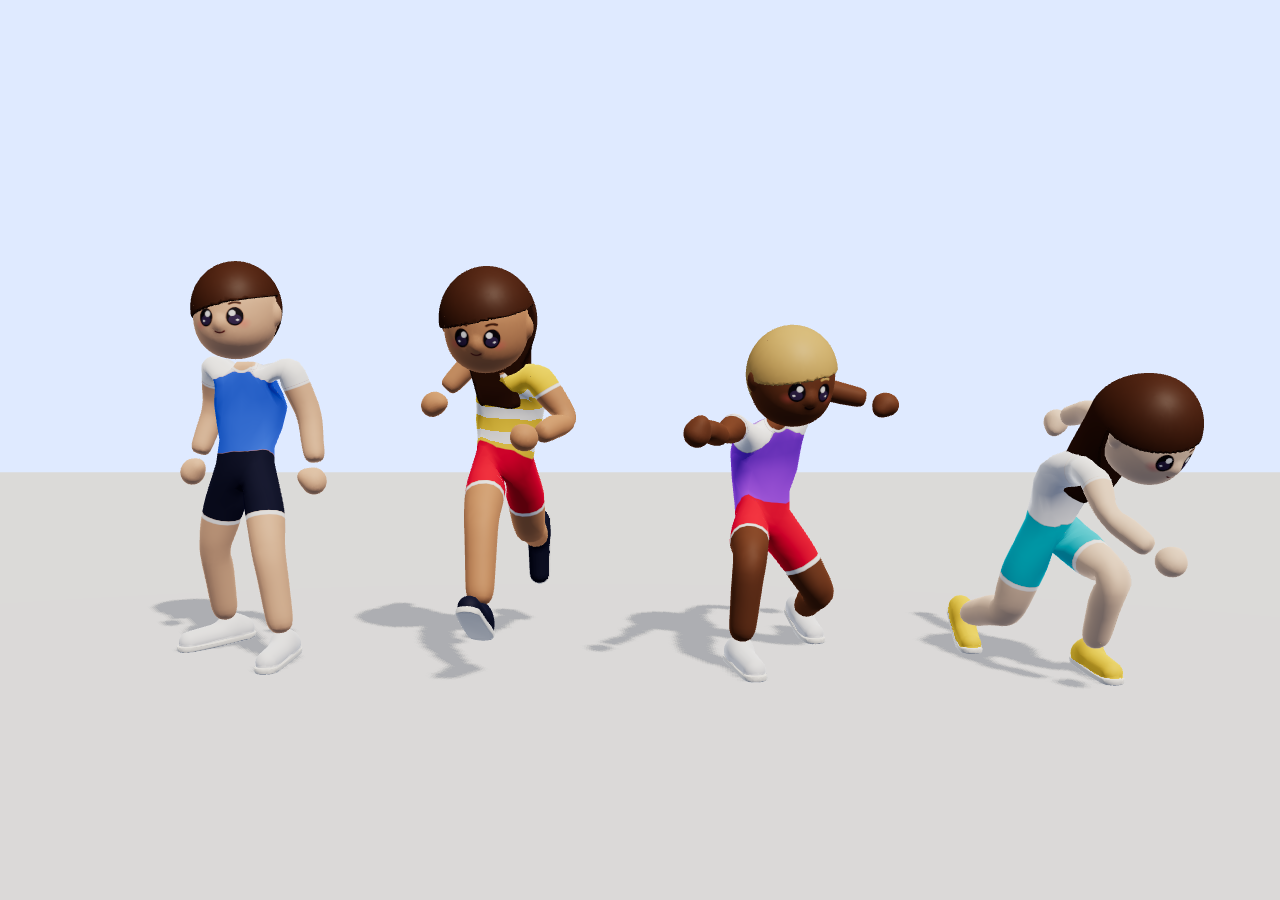
<file: sporttest.html>
<!doctype html><html><head><meta charset="utf-8"><style>html,body{margin:0;height:100%;background:#cfe0ff}canvas{width:100%;height:100%;display:block}</style></head><body><canvas id="c"></canvas>
<script type="importmap">{"imports":{"three":"./vendor/three.module.js","three/addons/":"./vendor/jsm/"}}</script>
<script type="module">
import * as THREE from 'three';
import { loadSportLibrary, makeSportsmate, randomSport } from './avatar/sport.js';
const Q = new URLSearchParams(location.search);
const r = new THREE.WebGLRenderer({ canvas: document.getElementById('c'), antialias: true }); r.setSize(innerWidth, innerHeight); r.outputColorSpace = THREE.SRGBColorSpace; r.toneMapping = THREE.ACESFilmicToneMapping; r.shadowMap.enabled = true;
const s = new THREE.Scene(); s.background = new THREE.Color(0xdfeaff);
const cam = new THREE.PerspectiveCamera(35, innerWidth / innerHeight, 0.1, 50); cam.position.set(0, 1.4, 6.5); cam.lookAt(0, 0.95, 0);
if (Q.get('cam')) { const c = Q.get('cam').split(',').map(Number); cam.position.set(c[0], c[1], c[2]); cam.lookAt(c[3], c[4], c[5]); }
s.add(new THREE.HemisphereLight(0xffffff, 0x8899bb, 1.2)); const d = new THREE.DirectionalLight(0xfff2e0, 2.2); d.position.set(2, 5, 4); d.castShadow = true; s.add(d);
const fl = new THREE.Mesh(new THREE.PlaneGeometry(20, 20), new THREE.MeshStandardMaterial({ color: 0xf2f4fa })); fl.rotation.x = -Math.PI / 2; fl.receiveShadow = true; s.add(fl);
await loadSportLibrary();
const clips = (Q.get('clips') || 'Idle_Loop,Jog_Fwd_Loop,Sword_Attack,OverhandThrow').split(',');
const avs = [];
let seed = 3; const rnd = () => (seed = (seed * 9301 + 49297) % 233280) / 233280;
const times = Q.get('times') ? Q.get('times').split(',').map(Number) : null;
const list = times ? times.map(() => clips[0]) : clips;
list.forEach((c, i) => { const a = makeSportsmate(i === 0 ? {} : randomSport(rnd), { height: 1.75 }); a.root.position.x = (i - (list.length - 1) / 2) * 1.2; a.root.rotation.y = +(Q.get('ry') || 0); s.add(a.root); a.play(c); avs.push(a); });
const t0 = +(Q.get('t') || 0.4); avs.forEach((a, i) => a.update(times ? times[i] : t0));
window.__ready = true; window.__avs = avs; window.__THREE = THREE;
const clock = new THREE.Clock(); (function f() { requestAnimationFrame(f); r.render(s, cam); })();
</script></body></html>
</file>
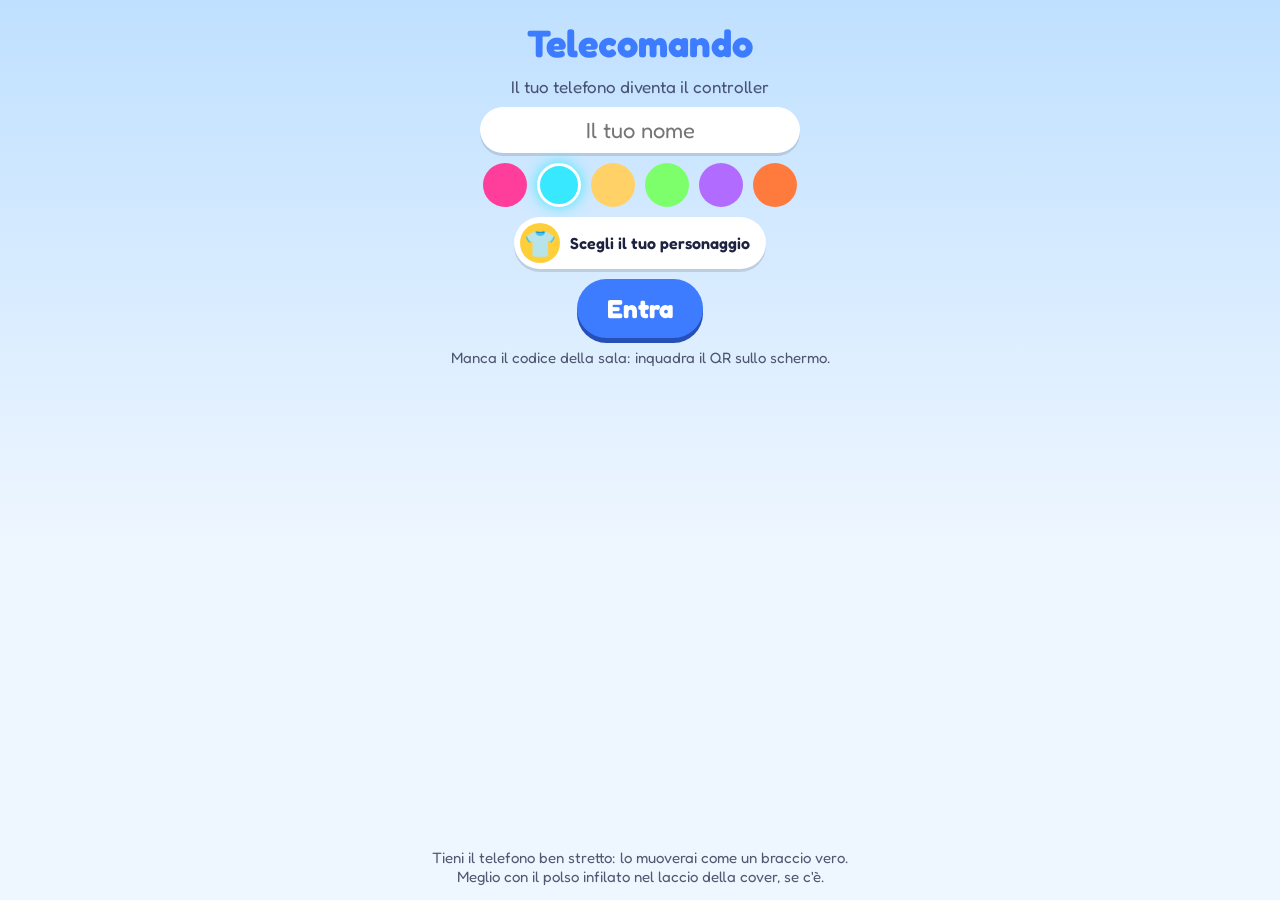
<file: telecomando.html>
<!doctype html>
<html lang="it">
<head>
<meta charset="utf-8">
<meta name="viewport" content="width=device-width,initial-scale=1,maximum-scale=1,user-scalable=no,viewport-fit=cover">
<meta name="theme-color" content="#bfe0ff">
<title>Telecomando · Il Ridotto</title>
<link rel="icon" href="favicon.svg" type="image/svg+xml">
<link rel="stylesheet" href="fonts.css">
<style>
:root{--neon:#ff3d9a;--cyan:#38e8ff;--ink:#f4ecff;--bg:#07060c;--gold:#ffd166;--me:#ff3d9a}
*{box-sizing:border-box;-webkit-tap-highlight-color:transparent}
html,body{margin:0;height:100%;background:radial-gradient(ellipse at top,#1b0f2c,#07060c 70%);color:var(--ink);font-family:"Cormorant Garamond",Georgia,serif;overflow:hidden;touch-action:none;user-select:none;-webkit-user-select:none;-webkit-touch-callout:none}
button{font:inherit;color:inherit}
.hide{display:none!important}
html,body{touch-action:manipulation;overscroll-behavior:none}
#caos,#cv3d,#pong,#bowl{touch-action:none}
.scr{position:fixed;inset:0;display:flex;flex-direction:column;align-items:center;padding:max(14px,env(safe-area-inset-top)) 16px max(14px,env(safe-area-inset-bottom));gap:10px}
h1{margin:6px 0 0;font-family:"IM Fell English SC",serif;font-weight:400;font-size:40px;text-shadow:0 0 10px var(--neon),0 0 26px var(--neon)}
.sub{font-style:italic;opacity:.8;text-align:center;font-size:17px}
input{font:inherit;font-size:22px;color:var(--ink);background:rgba(0,0,0,.4);border:1px solid rgba(255,255,255,.25);border-radius:12px;padding:10px 14px;width:min(320px,90vw);text-align:center}
.cols{display:flex;gap:10px;flex-wrap:wrap;justify-content:center}
.col{width:44px;height:44px;border-radius:50%;border:3px solid transparent}
.col.sel{border-color:#fff;box-shadow:0 0 14px currentColor}
.big{padding:14px 30px;border-radius:16px;border:1px solid var(--neon);background:linear-gradient(#a8146a,#5a0a3a);font-size:26px;font-weight:700;color:#fff}
.state{font-size:15px;opacity:.75;font-style:italic}
#waitT{font-size:30px;text-align:center;margin-top:20vh}
#res{font-family:"IM Fell English SC",serif;font-size:56px;text-align:center;min-height:70px;text-shadow:0 0 12px var(--neon),0 0 30px var(--neon)}
.score{font-size:22px;color:var(--gold)}
/* turno bowling */
#bowl{justify-content:space-between}
.top{text-align:center}
.top b{font-size:26px;display:block}
#lane{position:relative;width:min(70vw,260px);height:min(26vh,200px);border-radius:12px;background:linear-gradient(90deg,#222 0 12%,#c79a5b 12% 88%,#222 88%);border:1px solid rgba(255,255,255,.3);touch-action:none}
#lane .ball{position:absolute;bottom:10px;width:26px;height:26px;margin-left:-13px;border-radius:50%;background:radial-gradient(circle at 35% 30%,#fff8,var(--me) 45%,#000a);box-shadow:0 0 10px var(--me)}
#lane svg{position:absolute;inset:0;width:100%;height:100%}
#lane .pins{position:absolute;top:6px;left:50%;transform:translateX(-50%);font-size:11px;line-height:9px;text-align:center;letter-spacing:3px}
.angrow{display:flex;gap:10px;align-items:center}
.angrow button{width:54px;height:42px;border-radius:12px;border:1px solid rgba(255,255,255,.3);background:rgba(255,255,255,.06);font-size:22px}
#hold{width:min(62vw,250px);height:min(62vw,250px);border-radius:50%;border:2px solid var(--me);background:radial-gradient(circle at 40% 35%,rgba(255,255,255,.25),rgba(0,0,0,.2) 60%),var(--me);box-shadow:0 0 30px var(--me),inset 0 -10px 30px rgba(0,0,0,.5);font-size:24px;font-weight:700;color:#fff;text-shadow:0 2px 4px #000;display:grid;place-items:center;text-align:center;line-height:1.1;touch-action:none}
#hold.on{transform:scale(.94);filter:brightness(1.3)}
#meter{width:min(80vw,320px);height:10px;border-radius:5px;background:rgba(255,255,255,.12);position:relative;overflow:hidden}
#meter i{position:absolute;top:0;bottom:0;left:50%;width:4px;background:#fff}
#meter .ok{position:absolute;top:0;bottom:0;left:50%;width:14%;background:rgba(124,255,107,.35)}
.links{display:flex;gap:14px;font-size:15px;opacity:.85}
.links button{background:none;border:none;text-decoration:underline;padding:4px}
#pad{width:min(80vw,320px);height:min(40vh,300px);border-radius:16px;border:1px dashed rgba(255,255,255,.4);display:grid;place-items:center;text-align:center;font-size:20px;padding:10px;touch-action:none}

/* stile nuovo (cartoon) */
:root{--neon:#3d7bff;--ink:#1d2340;--gold:#ff9f1c}
html,body{background:linear-gradient(#bfe0ff,#eef6ff 60%);font-family:"Fredoka",system-ui,sans-serif;color:var(--ink)}
h1{font-family:"Fredoka",sans-serif;font-weight:700;text-shadow:none;color:#3d7bff;font-size:38px}
.sub{font-style:normal;opacity:.75}
input{background:#fff;color:var(--ink);border:none;box-shadow:0 3px 0 rgba(0,0,0,.12);border-radius:999px}
.big{border:none;background:#3d7bff;box-shadow:0 5px 0 #2650b8;border-radius:999px}
.state{font-style:normal}
#res{font-family:"Fredoka",sans-serif;font-weight:700;text-shadow:none;color:#ff5c9a}
.score{color:#ff9f1c;font-weight:700}
#lane{background:linear-gradient(90deg,#3a4478 0 12%,#e7b77a 12% 88%,#3a4478 88%);border:3px solid #fff;box-shadow:0 4px 0 rgba(0,0,0,.15)}
.angrow button,.links button{color:var(--ink)}
.angrow button{background:#fff;border:none;box-shadow:0 3px 0 rgba(0,0,0,.15)}
#hold{border:6px solid #fff;box-shadow:0 8px 0 rgba(0,0,0,.18);text-shadow:0 2px 3px rgba(0,0,0,.35)}
#meter{background:rgba(0,0,0,.1)}
#pad{border:3px dashed #3d7bff;background:#fff8}
.cam{display:flex;align-items:center;gap:10px;background:#fff;border-radius:999px;padding:6px 16px 6px 6px;box-shadow:0 3px 0 rgba(0,0,0,.12);text-decoration:none;color:var(--ink);font-weight:600}
.cam i{font-style:normal;font-size:26px;width:40px;height:40px;border-radius:50%;background:#ffcf3a;display:grid;place-items:center}
.spinrow{display:flex;gap:6px;align-items:center;font-weight:600}
.spinrow span{margin-right:4px}
.spinrow button{min-width:44px;height:42px;padding:0 8px;border-radius:12px;border:none;background:#fff;box-shadow:0 3px 0 rgba(0,0,0,.15);font-size:17px;font-weight:700}
.spinrow button.sel{background:#3d7bff;color:#fff;box-shadow:0 3px 0 #2650b8}
.hint{font-size:14px;text-align:center;opacity:.75}
.links{flex-wrap:wrap;justify-content:center;font-size:13px}
.cstate{font-size:20px;font-weight:700;min-height:28px;color:#ff5c9a}
.citem{min-width:200px;padding:12px 20px;border-radius:999px;background:#fff;font-size:22px;font-weight:700;box-shadow:0 4px 0 rgba(0,0,0,.15)}
.citem.on{background:#ffcf3a;animation:pulse 1s infinite}
@keyframes pulse{50%{transform:scale(1.06)}}
.cpad{display:flex;width:100%;justify-content:space-around;align-items:center;margin-top:auto;margin-bottom:10px}
#joy{width:min(42vw,170px);height:min(42vw,170px);border-radius:50%;background:rgba(61,123,255,.15);border:4px solid #fff;position:relative;touch-action:none}
#joy i{position:absolute;left:50%;top:50%;width:44%;height:44%;margin:-22% 0 0 -22%;border-radius:50%;background:#3d7bff;box-shadow:0 4px 0 #2650b8}
#cBtn{width:min(38vw,150px);height:min(38vw,150px);border-radius:50%;background:var(--me);color:#fff;font-size:22px;font-weight:700;border:6px solid #fff;box-shadow:0 6px 0 rgba(0,0,0,.18);touch-action:none;text-shadow:0 2px 3px rgba(0,0,0,.3)}
#cBtn.on{transform:scale(.93);filter:brightness(1.2)}
#cv3d{position:fixed;inset:0;width:100%;height:100%;z-index:0;touch-action:none}
#caos{z-index:1;background:none}
#caos.v3 .top,#caos.v3 .cstate{background:rgba(255,255,255,.85);border-radius:16px;padding:2px 12px}
#caos.v3 .hint{display:none}
#caos.v3 .citem{min-width:0;font-size:17px;padding:8px 14px;background:rgba(255,255,255,.85)}
#caos.v3 .citem.on{background:#ffcf3a}
#caos.v3 #joy{background:rgba(255,255,255,.25)}
#cvArrow{position:fixed;z-index:2;transform:translate(-50%,-50%);pointer-events:none;text-align:center;color:#fff;font-weight:700;text-shadow:0 2px 3px rgba(0,0,0,.5)}
#cvArrow i{display:block;font-style:normal;font-size:40px;color:var(--me);-webkit-text-stroke:2px #fff}
#cvLoad{position:fixed;left:50%;top:40%;transform:translateX(-50%);z-index:3;background:#fff;border-radius:16px;padding:10px 18px;font-weight:600;box-shadow:0 4px 0 rgba(0,0,0,.12)}
#pBar{position:fixed;right:max(18px,env(safe-area-inset-right));top:22%;width:34px;height:40vh;border-radius:17px;background:rgba(255,255,255,.75);box-shadow:0 0 0 4px #fff,0 6px 0 rgba(0,0,0,.15);overflow:hidden;z-index:4}
#pBar b{position:absolute;left:0;right:0;bottom:0;background:linear-gradient(0deg,#ffcf3a,#ff5c9a)}
#pBar i{position:absolute;left:0;right:0;height:3px;background:#1d2340;z-index:1;opacity:.5}
#pBar i:nth-child(1){bottom:25%}#pBar i:nth-child(2){bottom:50%}#pBar i:nth-child(3){bottom:75%}
#pBar span{position:absolute;left:50%;top:-30px;transform:translateX(-50%);white-space:nowrap;font-weight:700;color:#fff;text-shadow:0 2px 3px rgba(0,0,0,.5)}
#pBar{overflow:visible}
</style>
</head>
<body>
<div class="scr" id="join">
  <h1>Telecomando</h1>
  <div class="sub">Il tuo telefono diventa il controller</div>
  <input id="name" maxlength="14" placeholder="Il tuo nome" autocomplete="off">
  <div class="cols" id="cols"></div>
  <a class="cam" id="camLink" href="avatar.html"><i>👕</i><span id="camT">Scegli il tuo personaggio</span></a>
  <button class="big" id="enter">Entra</button>
  <div class="state" id="jstate"></div>
  <div class="sub" style="font-size:15px;margin-top:auto">Tieni il telefono ben stretto: lo muoverai come un braccio vero.<br>Meglio con il polso infilato nel laccio della cover, se c'è.</div>
</div>

<div class="scr hide" id="wait">
  <div class="state" id="netstate"></div>
  <div id="waitT">Aspetta…</div>
  <div id="res"></div>
  <div class="score" id="score"></div>
</div>

<div class="scr hide" id="bowl">
  <div class="top"><b id="bTitle">Tocca a te!</b><span class="state" id="bInfo"></span></div>
  <div id="lane"><div class="pins">• • • •<br>• • •<br>• •<br>•</div><svg viewBox="0 0 100 100" preserveAspectRatio="none"><line id="aimL" x1="50" y1="92" x2="50" y2="8" stroke="#fff" stroke-width="1" stroke-dasharray="3 3" vector-effect="non-scaling-stroke"/></svg><div class="ball"></div></div>
  <div class="angrow"><button id="aL">◀</button><span class="state">spostati sulla pista</span><button id="aR">▶</button></div>
  <div class="spinrow hide" id="spinRow"><span>Effetto</span><button data-sp="-1">⟲⟲</button><button data-sp="-0.5">⟲</button><button data-sp="0" class="sel">dritta</button><button data-sp="0.5">⟳</button><button data-sp="1">⟳⟳</button></div>
  <div id="meter" class="hide"><div class="ok"></div><i></i></div>
  <button id="hold">TIENI<br>PREMUTO<br><small style="font-weight:400;font-size:15px">e lancia come al bowling:<br>la forza la decide il braccio</small></button>
  <div id="pad" class="hide">Trascina giù e poi<br>su veloce, e lascia.</div>
  <div class="hint">Braccio un po' a sinistra o a destra = palla di lì.<br>Ruota il polso mentre lanci = effetto.</div>
  <div class="links"><button id="swMode">Senza sensori? Usa il dito</button><button id="spinMode"></button><button id="flipD"></button><button id="flip"></button></div>
</div>

<div class="scr hide" id="pong">
  <div class="top"><b id="pTitle">Ping pong</b><span class="state" id="pInfo">Tieni il telefono come una racchetta, schermo verso di te</span></div>
  <div id="pScore" class="score" style="font-size:40px"></div>
  <div id="pRacket" style="width:min(70vw,280px);height:min(70vw,280px);border-radius:50%;background:radial-gradient(circle at 40% 35%,#ff8a70,#b3261a 60%,#5a0f08);box-shadow:0 0 40px rgba(255,90,61,.5),inset 0 -12px 30px rgba(0,0,0,.5);display:grid;place-items:center;text-align:center;font-size:22px;font-weight:700;touch-action:none">Colpisci<br>quando arriva<br><small style="font-weight:400;font-size:15px">su = palla carica · giù = schiacciata</small></div>
  <button id="pToss" class="big hide" style="background:#ffcf3a;color:#1d2340;box-shadow:0 5px 0 #d9a400">🏓 LANCIA LA PALLA</button>
  <div id="pLast" class="state"></div>
  <div class="links"><button id="hand">Destro</button><button id="pFlip"></button><button id="pCal">Rimetti dritta la racchetta</button><button id="pFinger">Senza sensori? Usa il dito</button></div>
</div>
<canvas id="cv3d" class="hide"></canvas>
<div id="cvArrow" class="hide"><i>➤</i><b></b></div>
<div id="pBar" class="hide"><i></i><i></i><i></i><b></b><span></span></div>
<div id="cvLoad" class="hide">Carico l'isola sul telefono… <span></span></div>
<div class="scr hide" id="caos">
  <div class="top"><b id="cTitle">Golf Caos</b><span class="state" id="cInfo"></span></div>
  <div id="cState" class="cstate"></div>
  <button id="cItem" class="citem">nessun oggetto</button>
  <div class="cpad">
    <div id="joy"><i></i></div>
    <button id="cBtn">TIRA</button>
  </div>
  <div class="hint">Corri con la levetta. Alla palla: trascina il dito di lato sullo schermo per mirare, poi tieni TIRA e trascina in giù (4 tacche di potenza) e lascia. Lontano dalla palla il tasto dà una mazzata!</div>
</div>

<div class="scr hide" id="golf">
  <div class="top"><b id="gTitle">Minigolf</b><span class="state" id="gInfo"></span></div>
  <div id="gState" style="font-size:24px;font-weight:700;min-height:32px"></div>
  <div id="gPad" style="position:relative;width:min(88vw,360px);height:min(88vw,360px);border-radius:24px;background:radial-gradient(circle,#2f8a3c 0,#1d5a27 70%);border:2px solid rgba(255,255,255,.25);touch-action:none">
    <svg viewBox="-100 -100 200 200" style="position:absolute;inset:0;width:100%;height:100%"><line id="gBand" x1="0" y1="0" x2="0" y2="0" stroke="#fff" stroke-width="3" stroke-dasharray="6 5" opacity=".6"/><line id="gArrow" x1="0" y1="0" x2="0" y2="0" stroke="#ffd166" stroke-width="7" stroke-linecap="round"/><circle cx="0" cy="0" r="11" fill="var(--me)" stroke="#fff" stroke-width="2"/></svg>
    <div style="position:absolute;bottom:8px;left:0;right:0;text-align:center;font-size:15px;opacity:.8">trascina all'indietro, come una fionda · guarda lo schermo grande</div>
  </div>
  <button class="big" id="gUse" style="opacity:.35">Nessun potere</button>
</div>
<script src="vendor/peerjs.min.js"></script>
<script type="importmap">{"imports":{"three":"./vendor/three.module.js","three/addons/":"./vendor/jsm/"}}</script>
<script type="module" src="telecomando.js?v=202611240213"></script>
</body>
</html>
</file>
<file: fonts.css>
@font-face { font-family: "IM Fell English SC"; font-display: swap; src: url(vendor/fonts/im-fell-english-sc-latin-400-normal.woff2) format("woff2"); }
@font-face { font-family: "Cormorant Garamond"; font-weight: 500; font-display: swap; src: url(vendor/fonts/cormorant-garamond-latin-500-normal.woff2) format("woff2"); }
@font-face { font-family: "Cormorant Garamond"; font-weight: 600; font-display: swap; src: url(vendor/fonts/cormorant-garamond-latin-600-normal.woff2) format("woff2"); }
@font-face { font-family: "Cormorant Garamond"; font-weight: 700; font-display: swap; src: url(vendor/fonts/cormorant-garamond-latin-700-normal.woff2) format("woff2"); }
@font-face { font-family: "Cormorant Garamond"; font-style: italic; font-weight: 500; font-display: swap; src: url(vendor/fonts/cormorant-garamond-latin-500-italic.woff2) format("woff2"); }
@font-face { font-family: "Cormorant Garamond"; font-style: italic; font-weight: 600; font-display: swap; src: url(vendor/fonts/cormorant-garamond-latin-600-italic.woff2) format("woff2"); }
@font-face { font-family: "Cormorant Garamond"; font-style: italic; font-weight: 700; font-display: swap; src: url(vendor/fonts/cormorant-garamond-latin-700-italic.woff2) format("woff2"); }
@font-face{font-family:"Fredoka";font-style:normal;font-weight:400;font-display:swap;src:url(vendor/fonts/fredoka-latin-400-normal.woff2) format("woff2")}
@font-face{font-family:"Fredoka";font-style:normal;font-weight:500;font-display:swap;src:url(vendor/fonts/fredoka-latin-500-normal.woff2) format("woff2")}
@font-face{font-family:"Fredoka";font-style:normal;font-weight:600;font-display:swap;src:url(vendor/fonts/fredoka-latin-600-normal.woff2) format("woff2")}
@font-face{font-family:"Fredoka";font-style:normal;font-weight:700;font-display:swap;src:url(vendor/fonts/fredoka-latin-700-normal.woff2) format("woff2")}
</file>
